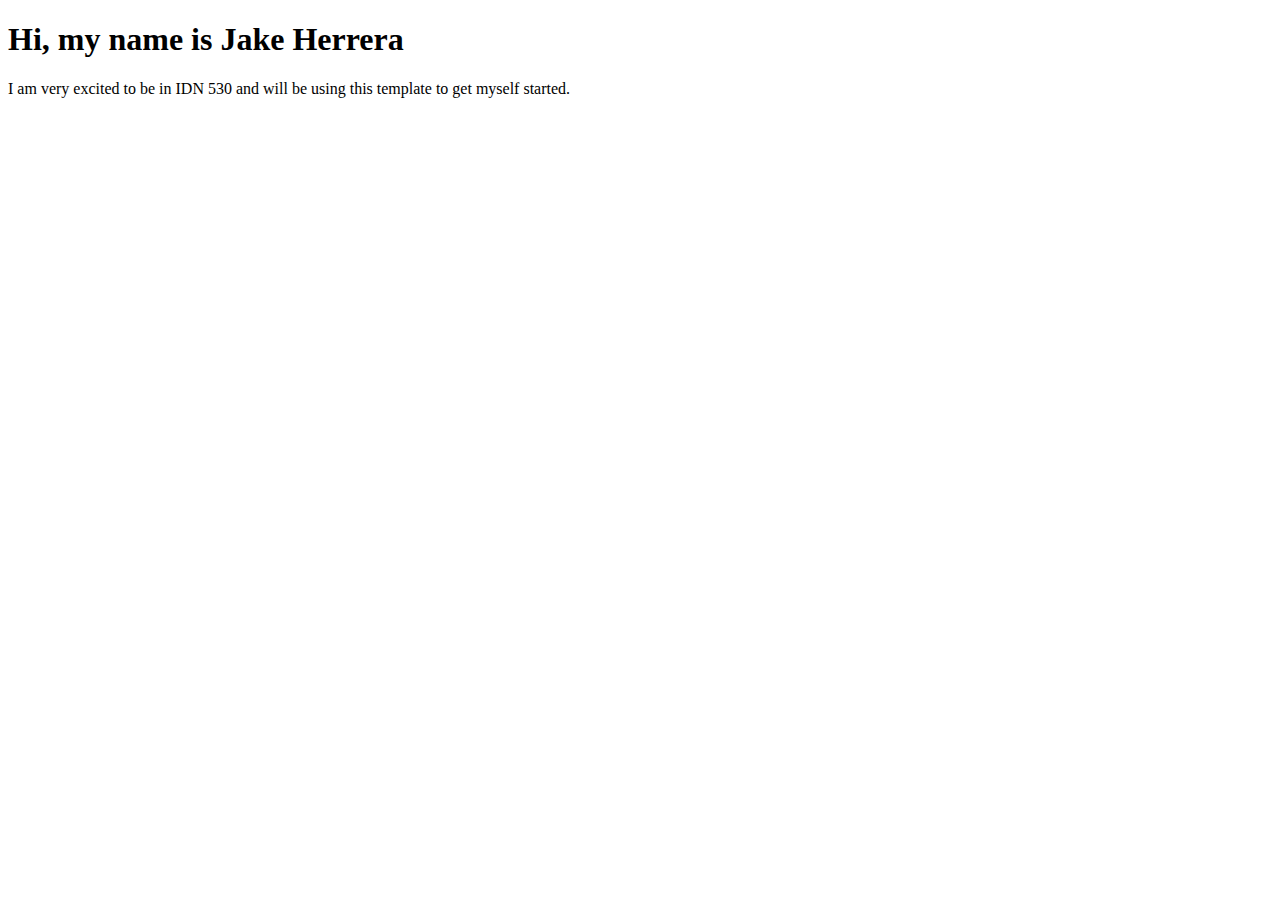
<file: index.html>
<!DOCTYPE html>
<html>
  <head>
    <meta charset="utf-8">
    <title>Jake Herrera IDN 530</title>
  </head>
  <body>
    <h1> Hi, my name is Jake Herrera </h1>
    <p> I am very excited to be in IDN 530 and will be using this template to get myself started. </p>
  </body>
</html>
</file>
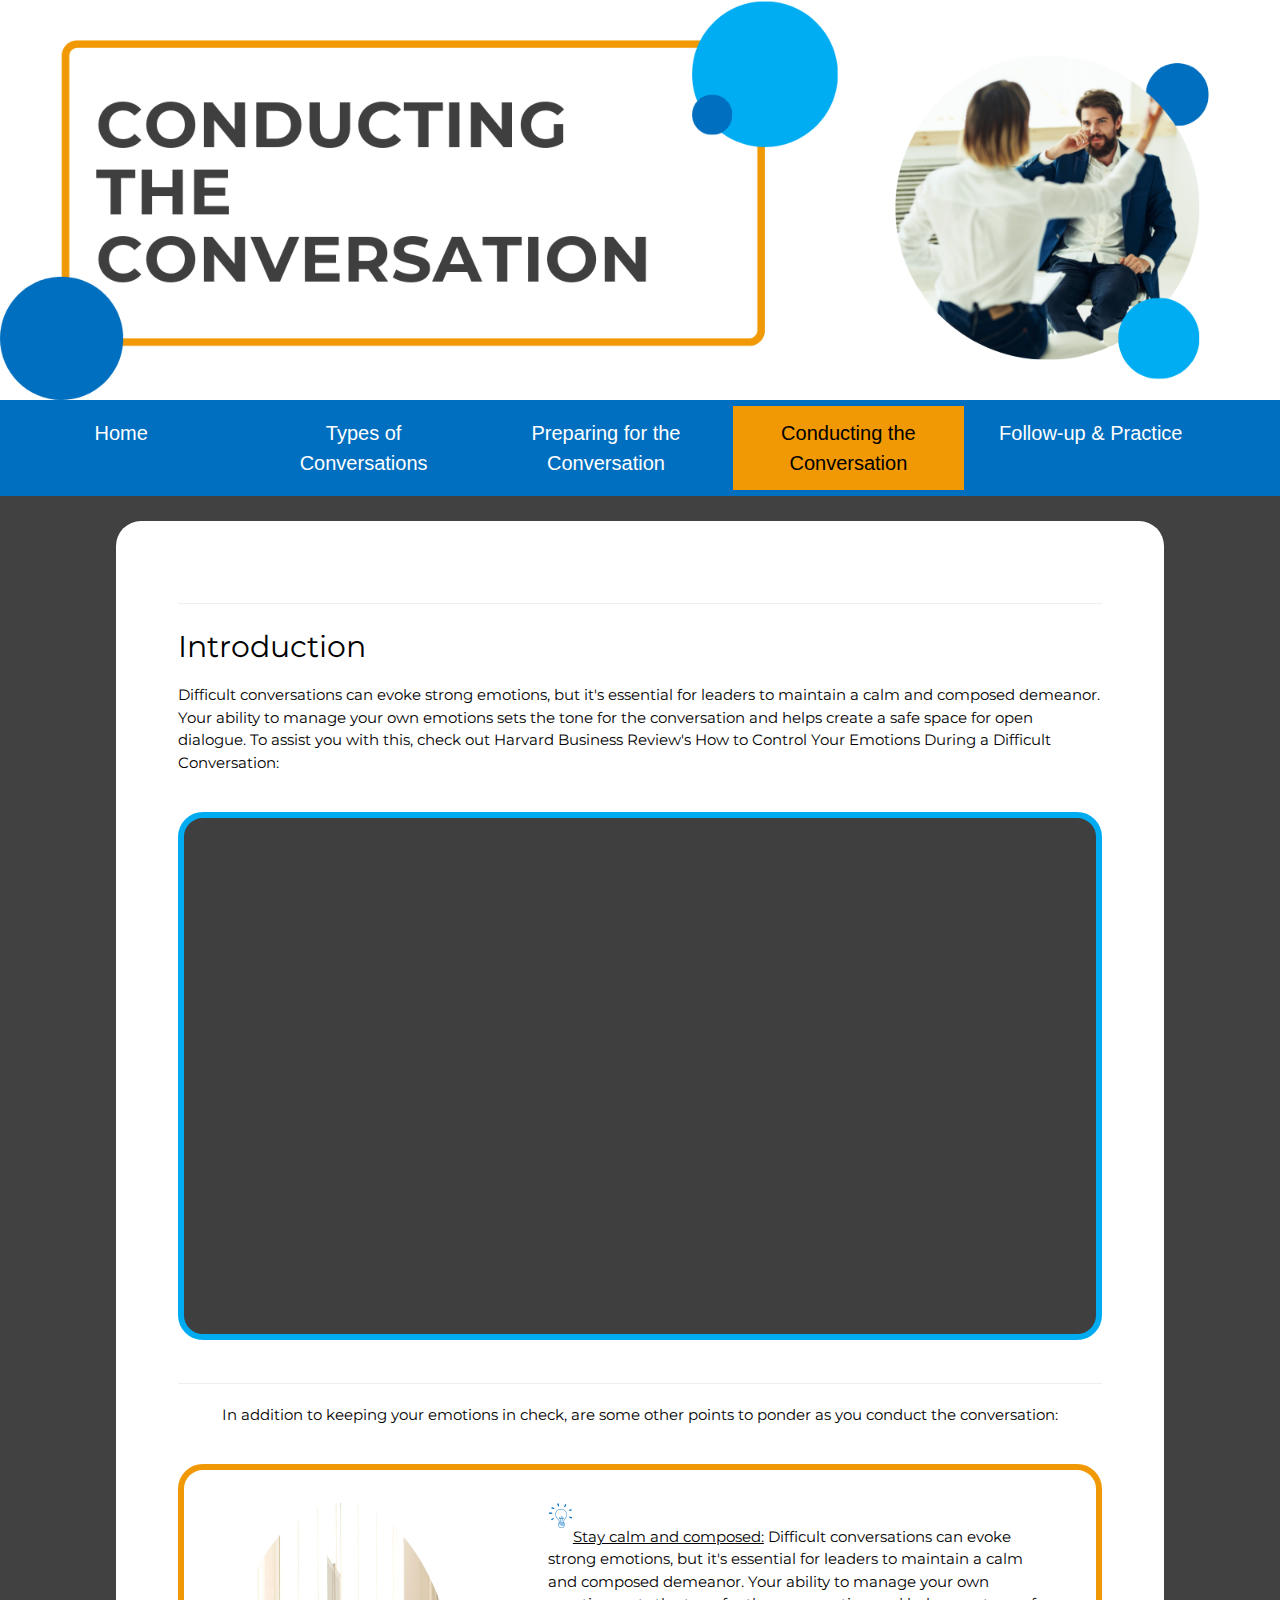
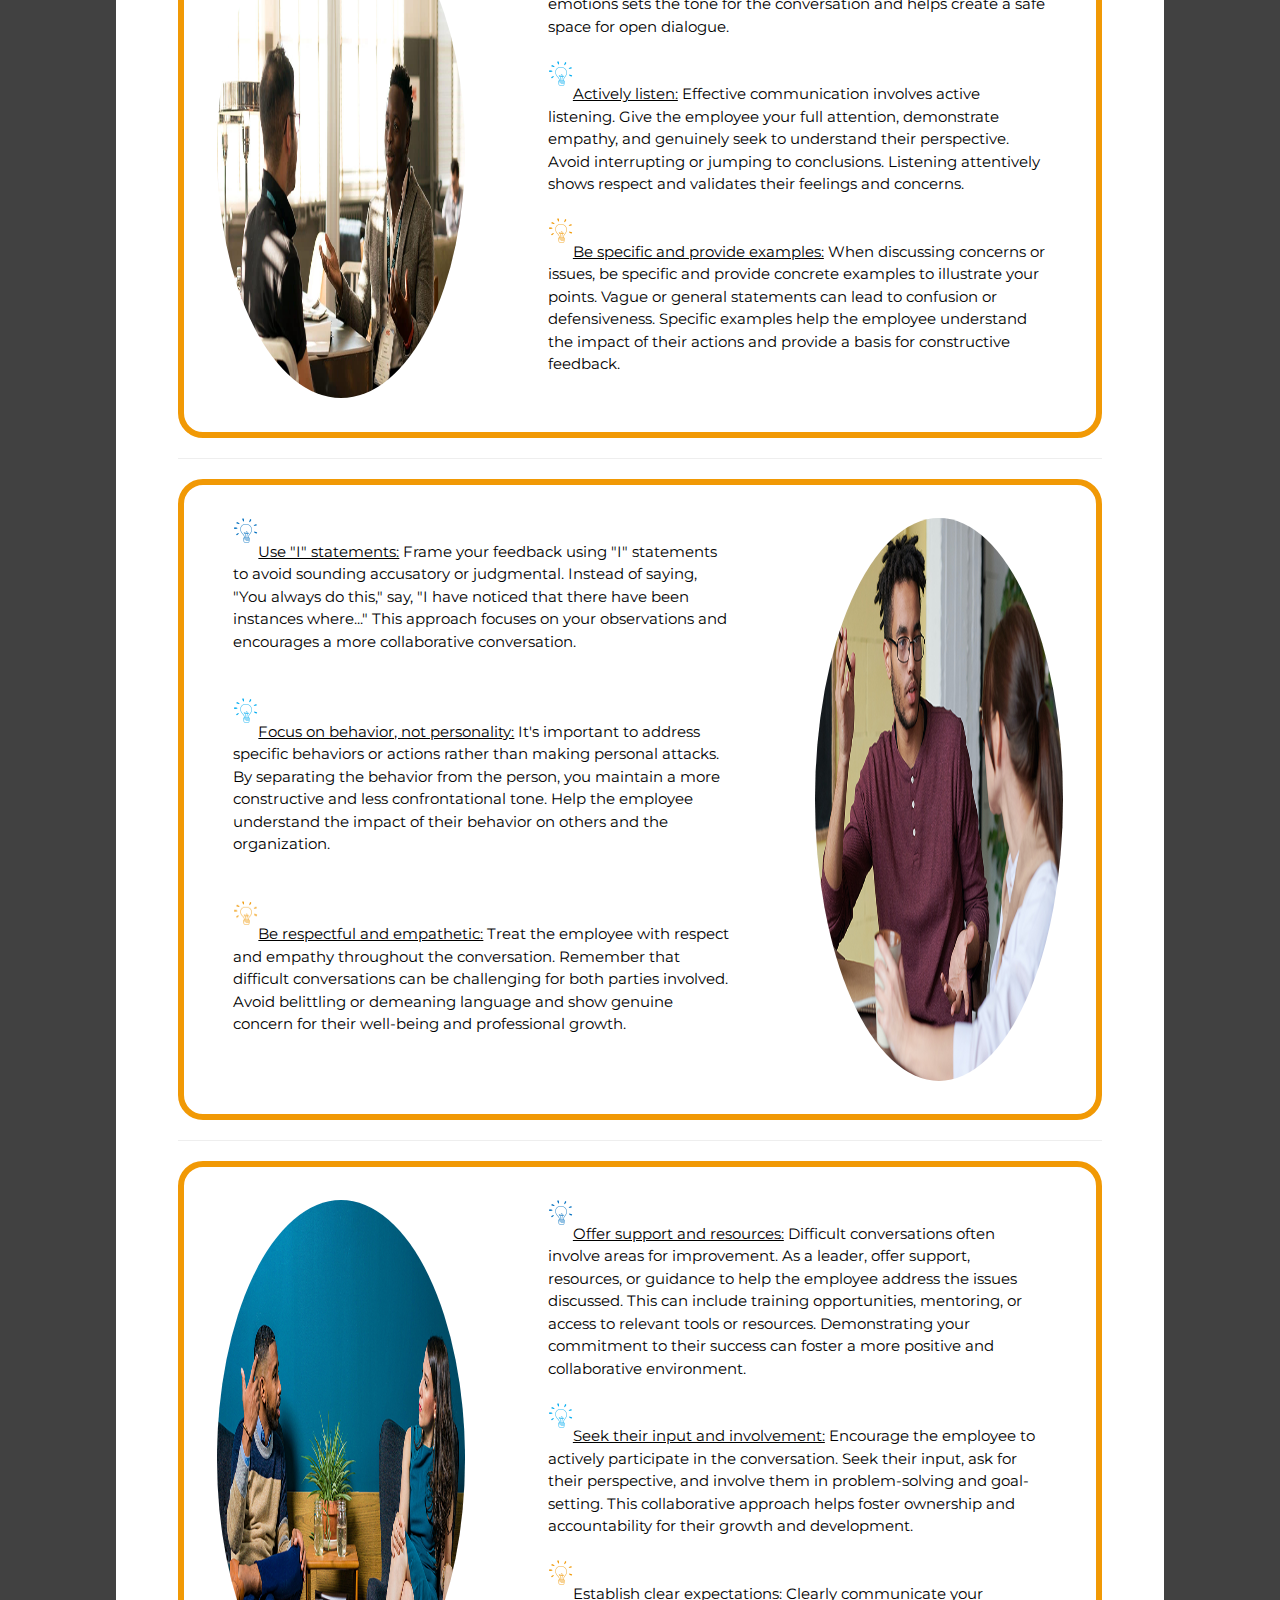
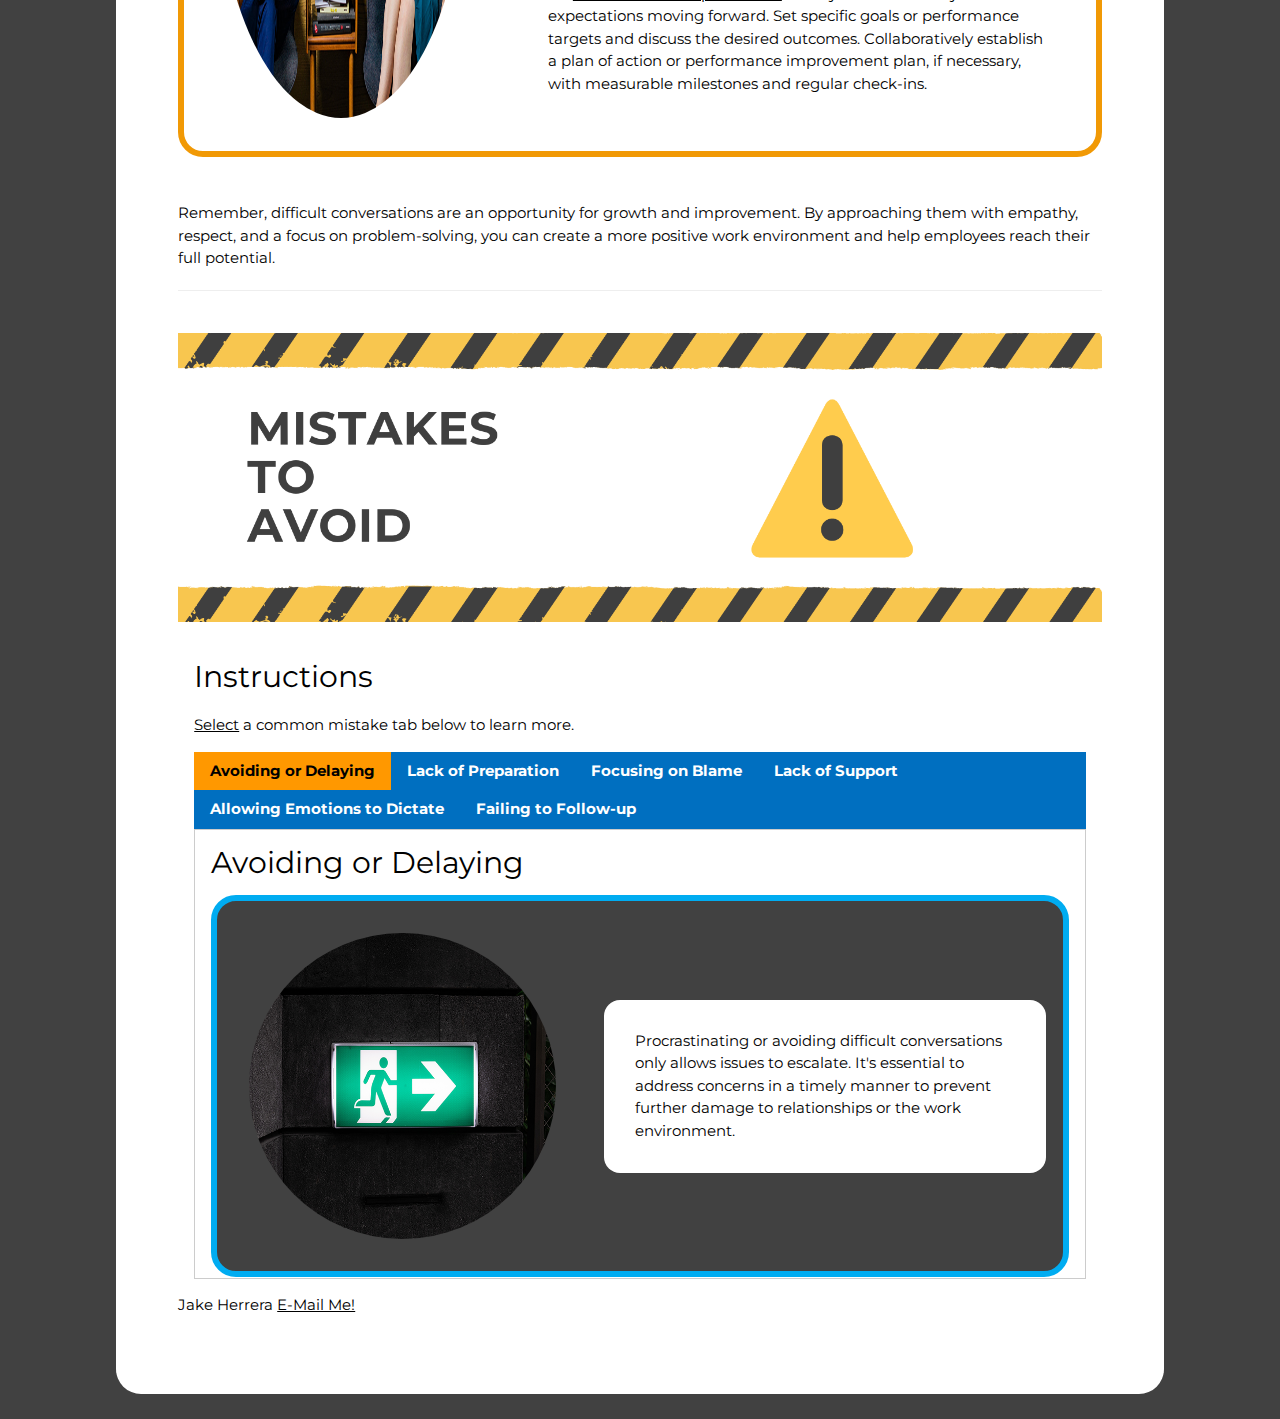
<file: conducting.html>
<!DOCTYPE html>
<html lang="en" dir="ltr">
  <head>
    <meta charset="utf-8">
    <title>Conducting the Conversations</title>
    <link rel="stylesheet" href="navigatingstylesheet.css">
    <link rel="stylesheet" href="https://cdnjs.cloudflare.com/ajax/libs/font-awesome/4.7.0/css/font-awesome.min.css">
    <link rel="stylesheet" href="https://www.w3schools.com/w3css/4/w3.css">
    <link rel="preconnect" href="https://fonts.googleapis.com">
    <link rel="preconnect" href="https://fonts.gstatic.com" crossorigin>
    <link href="https://fonts.googleapis.com/css2?family=Montserrat:wght@600&display=swap" rel="stylesheet">

    <!Banner Conducting the Conversation*>

    <img src="Image Assets/difficultbanners/conductingbanner.png" alt="Title Banner Conducting the Conversations" style="align: center; width:100%">

    <! ------------------Nav Bar------------------>

    <div class="topnav" id="myTopnav">
      <a href="Home.html">Home</a>
      <a href="types of convos.html">Types of Conversations</a>
      <a href="preparing.html">Preparing for the Conversation</a>
      <a href="conducting.html" class="active">Conducting the Conversation</a>
      <a href="followup.html">Follow-up & Practice</a>
      <a href="javascript:void(0);" class="icon" onclick="myFunction()">
        <i class="fa fa-bars"></i>
      </a>
    </div>
    <script>
    function myFunction() {
      var x = document.getElementById("myTopnav");
      if (x.className === "topnav") {
        x.className += " responsive";
      } else {
        x.className = "topnav";
      }
    }
    </script>
  </head>

  <! ------------------Intro------------------>

  <body>
      <div class="w3-container" style="background-color:rgba(65, 65, 65, 1)">
      <div class="w3-container w3-white" style= "padding: 5%; margin:2% 8%;font-family: 'Montserrat'; border-radius: 25px;">
        <hr>
      <h2 style="font-family: 'Montserrat', sans-serif">Introduction</h2>
    <p>Difficult conversations can evoke strong emotions, but it's essential for leaders to maintain a calm and composed demeanor. Your ability to manage your own emotions sets the tone for the conversation and helps create a safe space for open dialogue. To assist you with this, check out Harvard Business Review's How to Control Your Emotions During a Difficult Conversation:</p><br>

    <div class="w3-container" style="padding:30px 0px;text-align:center;align-self: center;background-color:rgba(63,63,63,1);border-radius: 25px; border: 6px solid rgba(0, 172, 241, 1)">
      <iframe display:"flex" width="800" height="450" src="https://www.youtube.com/embed/OntE3tCaUR0" title="YouTube video player" frameborder="0" allow="accelerometer; autoplay; clipboard-write; encrypted-media; gyroscope; picture-in-picture; web-share" allowfullscreen></iframe>
    </div><br><hr>

      <! ------------------Section 1------------------>
  <div class="w3-center">
    <p>In addition to keeping your emotions in check, are some other points to ponder as you conduct the conversation:<br><br>
  </div>
      <div class="flex-container" style="background-color:white; border-color:rgba(241, 153, 5, 1)">
        <div style="flex-grow: 2">
      <img src="Image Assets/conduct/calm.png" alt="Two adults sitting down having civil conversation" class="w3-circle" width="100%"><br>
    </div>
      <div style="align-self:center; background-color: white; flex-grow: 6">
        <div class="w3-container">
      <img src="Image Assets/bullets/darkblue.png" alt="bulllet point" width="5%" align="left" /><br><u>  Stay calm and composed:</u>  Difficult conversations can evoke strong emotions, but it's essential for leaders to maintain a calm and composed demeanor. Your ability to manage your own emotions sets the tone for the conversation and helps create a safe space for open dialogue.<br><br>

      <img src="Image Assets/bullets/lightblue.png" alt="bulllet point" width="5%" align="left" /><br><u>  Actively listen:</u>  Effective communication involves active listening. Give the employee your full attention, demonstrate empathy, and genuinely seek to understand their perspective. Avoid interrupting or jumping to conclusions. Listening attentively shows respect and validates their feelings and concerns.<br><br>

      <img src="Image Assets/bullets/orange.png" alt="bulllet point" width="5%" align="left" /><br><u>  Be specific and provide examples:</u>  When discussing concerns or issues, be specific and provide concrete examples to illustrate your points. Vague or general statements can lead to confusion or defensiveness. Specific examples help the employee understand the impact of their actions and provide a basis for constructive feedback.<br><br>
    </div>
</div>
</div><hr>

    <div class="flex-container" style="background-color:white; border-color:rgba(241, 153, 5, 1)">
      <div style="align-self:center; background-color: white; flex-grow: 6">
        <div class="w3-container">
      <img src="Image Assets/bullets/darkblue.png" alt="bulllet point" width="5%" align="left" /><br><u>  Use "I" statements:</u>  Frame your feedback using "I" statements to avoid sounding accusatory or judgmental. Instead of saying, "You always do this," say, "I have noticed that there have been instances where..." This approach focuses on your observations and encourages a more collaborative conversation.<br><br><br>

      <img src="Image Assets/bullets/lightblue.png" alt="bulllet point" width="5%" align="left" /><br><u>  Focus on behavior, not personality:</u>  It's important to address specific behaviors or actions rather than making personal attacks. By separating the behavior from the person, you maintain a more constructive and less confrontational tone. Help the employee understand the impact of their behavior on others and the organization.<br><br><br>

      <img src="Image Assets/bullets/orange.png" alt="bulllet point" width="5%" align="left" /><br><u>  Be respectful and empathetic:</u>  Treat the employee with respect and empathy throughout the conversation. Remember that difficult conversations can be challenging for both parties involved. Avoid belittling or demeaning language and show genuine concern for their well-being and professional growth.<br><br><br>
      </div>
    </div>

      <div style="flex-grow: 2">
      <img src="Image Assets/conduct/focus.png" alt="Two adults having a conversation and one person is looking intently at the other actively listening and paying attention" class="w3-circle" width="100%" border=1px><br>
    </div>
</div>
<hr>

    <div class="flex-container" style="background-color:white; border-color:rgba(241, 153, 5, 1)">
      <div style="flex-grow: 2">
      <img src="Image Assets/conduct/seek.png" alt="Two adults having a conversation in chairs accross from one another with the other person explaining their side" class="w3-circle" width="100%" border=1px><br>
      </div>

      <div style="align-self:center; background-color: white; flex-grow: 6">
        <div class="w3-container">
      <img src="Image Assets/bullets/darkblue.png" alt="bulllet point" width="5%" align="left" /><br><u>  Offer support and resources:</u>  Difficult conversations often involve areas for improvement. As a leader, offer support, resources, or guidance to help the employee address the issues discussed. This can include training opportunities, mentoring, or access to relevant tools or resources. Demonstrating your commitment to their success can foster a more positive and collaborative environment.<br><br>

      <img src="Image Assets/bullets/lightblue.png" alt="bulllet point" width="5%" align="left" /><br><u>  Seek their input and involvement:</u>  Encourage the employee to actively participate in the conversation. Seek their input, ask for their perspective, and involve them in problem-solving and goal-setting. This collaborative approach helps foster ownership and accountability for their growth and development.<br><br>

      <img src="Image Assets/bullets/orange.png" alt="bulllet point" width="5%" align="left" /><br><u>  Establish clear expectations:</u>  Clearly communicate your expectations moving forward. Set specific goals or performance targets and discuss the desired outcomes. Collaboratively establish a plan of action or performance improvement plan, if necessary, with measurable milestones and regular check-ins.<br><br>
    </div>
</div>
</div><br><br>

      Remember, difficult conversations are an opportunity for growth and improvement. By approaching them with empathy, respect, and a focus on problem-solving, you can create a more positive work environment and help employees reach their full potential.<br>
    </p><hr><br>


    <! ------------------Section 3------------------ >

      <img src="Image Assets/difficultbanners/mistakesbanner.png" alt="Title Banner Mistakes to Avoid" style="align: center; width:100%"><br><br>


    <div class="w3-container">
      <h2 style="font-family: 'Montserrat', sans-serif">Instructions</h2>
      <p><u>Select</u> a common mistake tab below to learn more.</p>

      <div class="w3-bar" style="background-color:rgba(0,111,192,1);color:white">
        <button class="w3-bar-item w3-button tablink w3-orange" onclick="openCity(event,'Avoid')"><b>Avoiding or Delaying</b></button>
        <button class="w3-bar-item w3-button tablink" onclick="openCity(event,'Prep')"><b>Lack of Preparation</b></button>
        <button class="w3-bar-item w3-button tablink" onclick="openCity(event,'Focus')"><b>Focusing on Blame</b></button>
        <button class="w3-bar-item w3-button tablink" onclick="openCity(event,'Support')"><b>Lack of Support</b></button>
        <button class="w3-bar-item w3-button tablink" onclick="openCity(event,'Emotions')"><b>Allowing Emotions to Dictate</b></button>
        <button class="w3-bar-item w3-button tablink" onclick="openCity(event,'Follow-up')"><b>Failing to Follow-up</b></button>
      </div>

      <div id="Avoid" class="w3-container w3-border city">
         <h2 style="font-family: 'Montserrat', sans-serif">Avoiding or Delaying</h2>
         <div class="flex-container">
           <div style="flex-grow: 2">
         <img src="Image Assets/mistakes/avoid.png" alt="Two adults having a conversation and one person is looking intently at the other actively listening and paying attention" class="w3-circle" float="left" width="100%" ><br>
       </div>
       <div class= "w3-round-xlarge" style="align-self:center; background-color: white; flex-grow: 3">
         <div class="w3-container">
         <p>Procrastinating or avoiding difficult conversations only allows issues to escalate. It's essential to address concerns in a 	timely manner to prevent further damage to relationships or the work environment.</p>
      </div>
    </div>
  </div>
</div>

      <div id="Prep" class="w3-container w3-border city" style="display:none">
         <h2 style="font-family: 'Montserrat', sans-serif">Lack of Preparation</h2>
         <div class="flex-container">
           <div style="flex-grow: 2">
         <img src="Image Assets/mistakes/prep.png" alt="Two adults having a conversation and one person is looking intently at the other actively listening and paying attention" class="w3-circle" float="left" width="100%" ><br>
       </div>
       <div class= "w3-round-xlarge" style="align-self:center; background-color: white; flex-grow: 3">
         <div class="w3-container">
         <p>Failing to adequately prepare for a difficult conversation can hinder its effectiveness. Gather relevant information, consider different perspectives, and plan for potential reactions or challenges to ensure a well-structured and thoughtful conversation. Preparation is Key!</p>
      </div>
    </div>
  </div>
</div>

      <div id="Focus" class="w3-container w3-border city" style="display:none">
    	 <h2 style="font-family: 'Montserrat', sans-serif">Focusing on Blame</h2>
       <div class="flex-container">
         <div style="flex-grow: 2">
       <img src="Image Assets/mistakes/blame.png" alt="Two adults having a conversation and one person is looking intently at the other actively listening and paying attention" class="w3-circle" width="100%" border=1px><br>
     </div>
     <div class= "w3-round-xlarge" style="align-self:center; background-color: white; flex-grow: 3">
       <div class="w3-container">
         <p>A common mistake is approaching difficult conversations with a blame-oriented mindset. Instead of focusing on finding solutions and facilitating growth, some leaders may dwell on assigning fault, which can lead to defensiveness and hinder progress.</p>
      </div>
    </div>
  </div>
</div>

      <div id="Support" class="w3-container w3-border city" style="display:none">
     	<h2 style="font-family: 'Montserrat', sans-serif">Lack of Support</h2>
      <div class="flex-container">
        <div style="flex-grow: 2">
      <img src="Image Assets/mistakes/support.png" alt="Two adults having a conversation and one person is looking intently at the other actively listening and paying attention" class="w3-circle" float="left" width="100%" ><br>
    </div>
    <div class= "w3-round-xlarge" style="align-self:center; background-color: white; flex-grow: 3">
      <div class="w3-container">
        <p>Difficult conversations often involve addressing areas for improvement or discussing challenging situations. Leaders should provide support, resources, or guidance to help individuals overcome obstacles and succeed in their professional growth.</p>
      </div>
    </div>
  </div>
</div>

      <div id="Emotions" class="w3-container w3-border city" style="display:none">
    	<h2 style="font-family: 'Montserrat', sans-serif">Allowing Emotions to Dictate</h2>
      <div class="flex-container">
        <div style="flex-grow: 2">
      <img src="Image Assets/mistakes/emotions.png" alt="Two adults having a conversation and one person is looking intently at the other actively listening and paying attention" class="w3-circle" width="100%" border=1px><br>
    </div>
    <div class= "w3-round-xlarge" style="align-self:center; background-color: white; flex-grow: 3">
      <div class="w3-container">
        <p>Emotional reactions can cloud judgment and hinder productive communication. Leaders should strive to remain calm and composed, focusing on the facts and maintaining ka professional demeanor.</p>
      </div>
    </div>
  </div>
</div>

      <div id="Follow-up" class="w3-container w3-border city" style="display:none">
    	<h2 style="font-family: 'Montserrat', sans-serif">Failing to Follow-up</h2>
      <div class="flex-container">
        <div style="flex-grow: 2">
      <img src="Image Assets/mistakes/follow.png" alt="Two adults having a conversation and one person is looking intently at the other actively listening and paying attention" class="w3-circle" width="100%" border=1px><br>
    </div>
    <div class= "w3-round-xlarge" style="align-self:center; background-color: white; flex-grow: 3">
      <div class="w3-container">
        <p>After a difficult conversation, it's important to follow up to ensure that the issues are being addressed and progress is being made. Failing to follow up can undermine the impact of the initial conversation and diminish the sense of accountability.</p>
      </div>
    </div>
  </div>
</div>
</div>

    <script>
    function openCity(evt, cityName) {
      var i, x, tablinks;
      x = document.getElementsByClassName("city");
      for (i = 0; i < x.length; i++) {
        x[i].style.display = "none";
      }
      tablinks = document.getElementsByClassName("tablink");
      for (i = 0; i < x.length; i++) {
        tablinks[i].className = tablinks[i].className.replace(" w3-orange", "");
      }
      document.getElementById(cityName).style.display = "block";
      evt.currentTarget.className += " w3-orange";
    }
    </script>

</body>

<p>Jake Herrera <a href="mailto:jake.herrera@quinnipiac.edu">E-Mail Me!</a></p>
</div>
</div>
    </html>
</file>
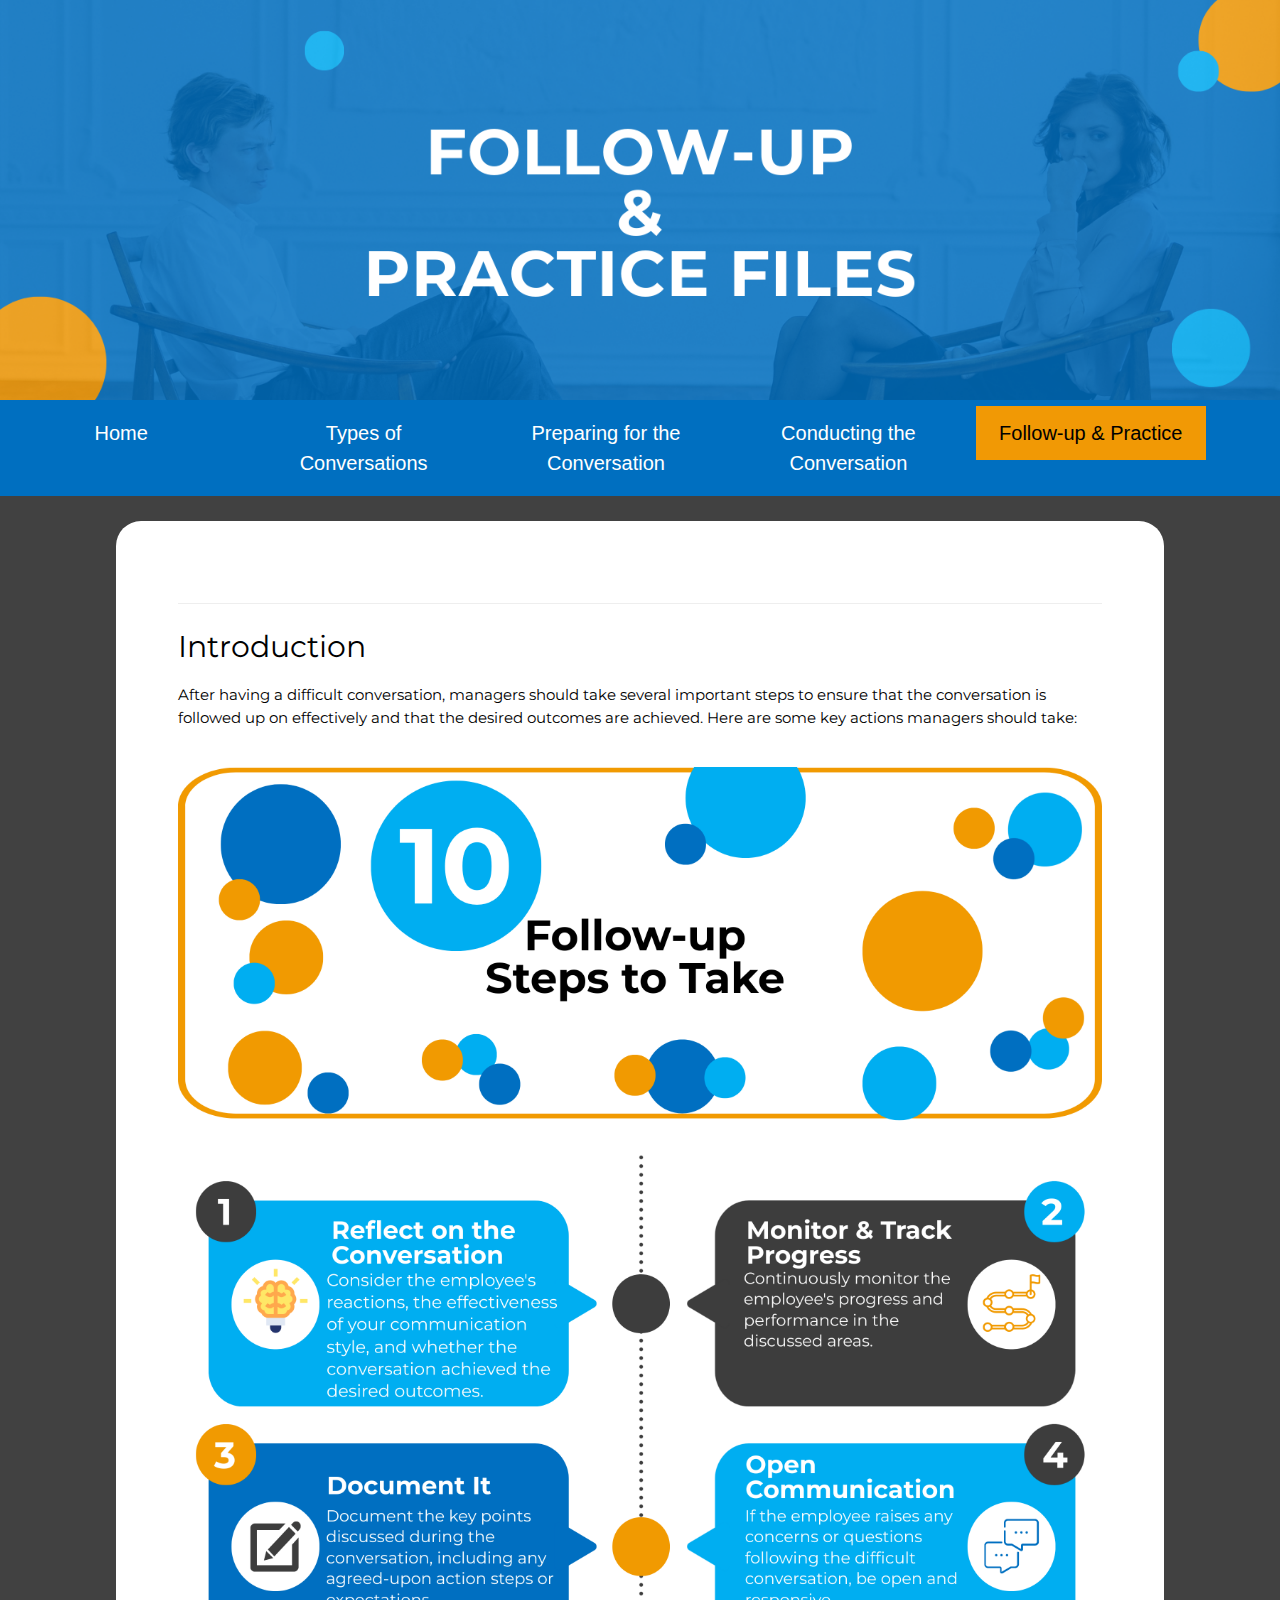
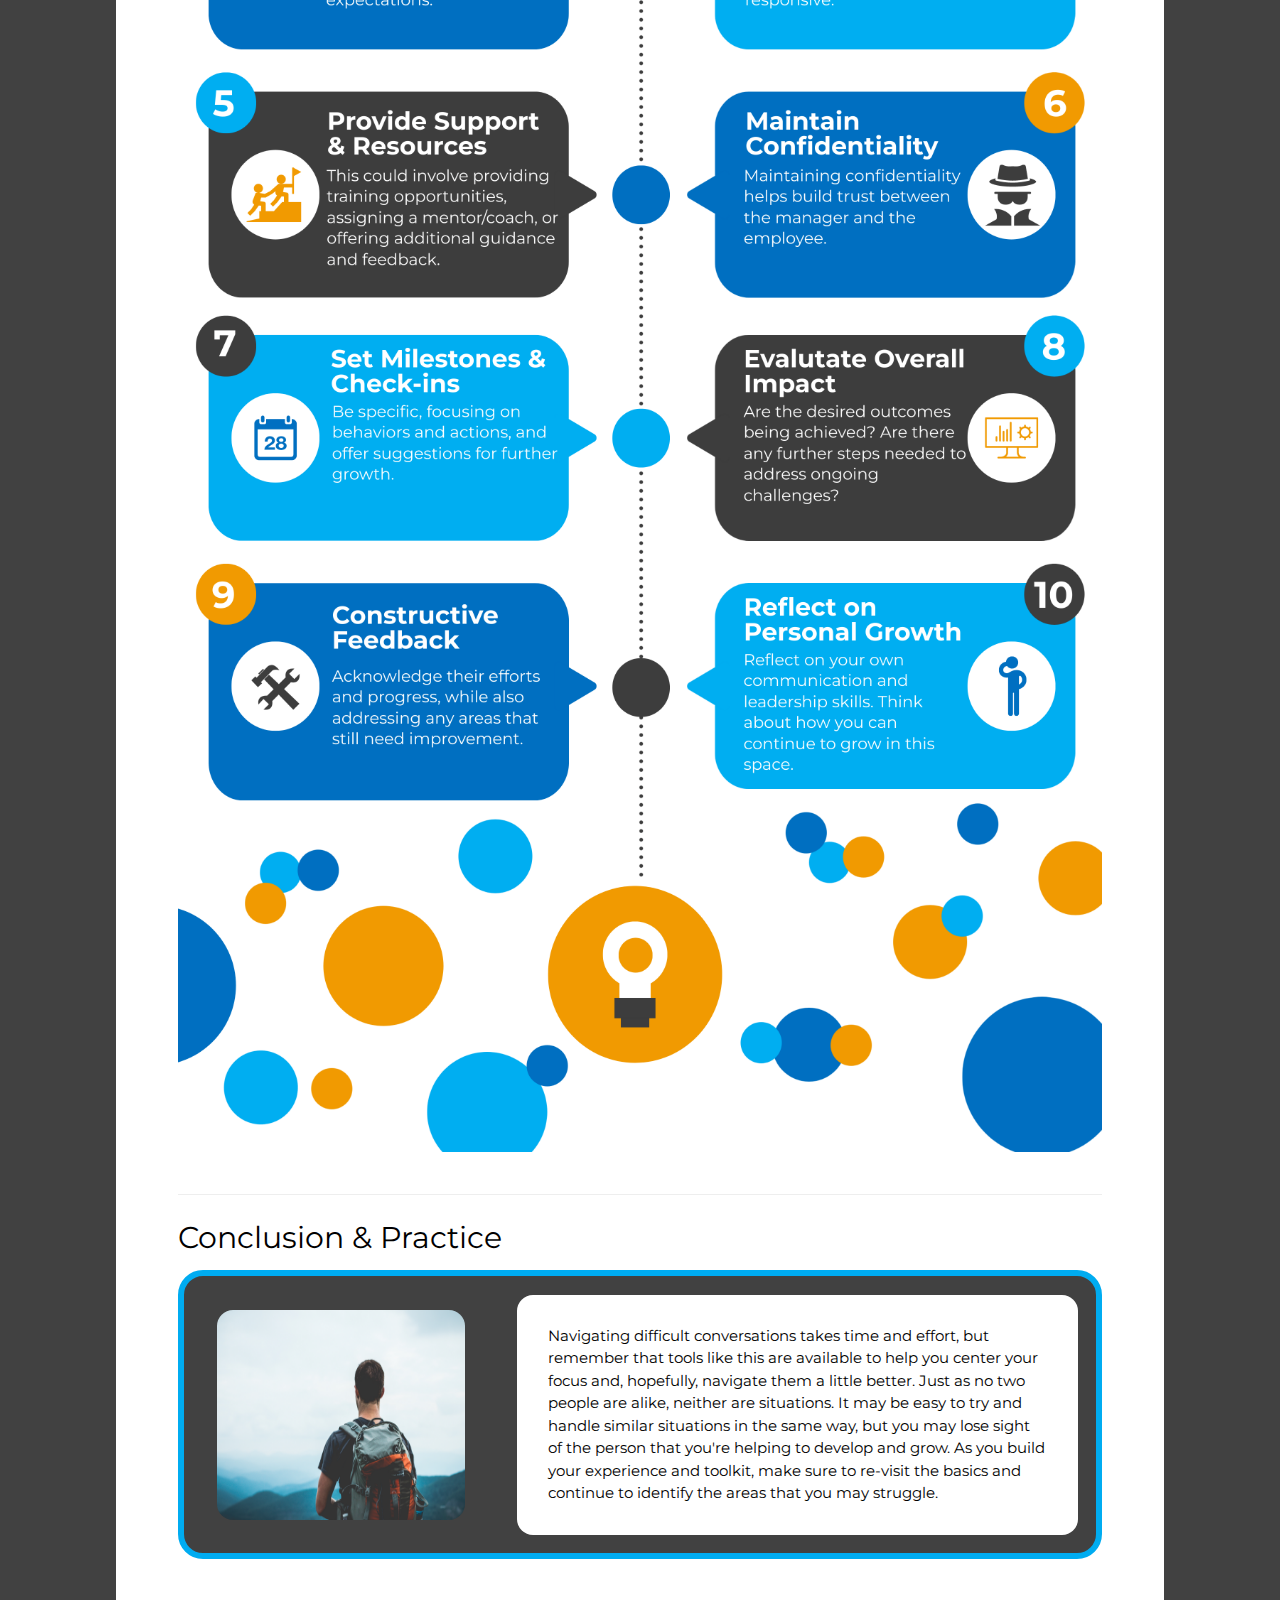
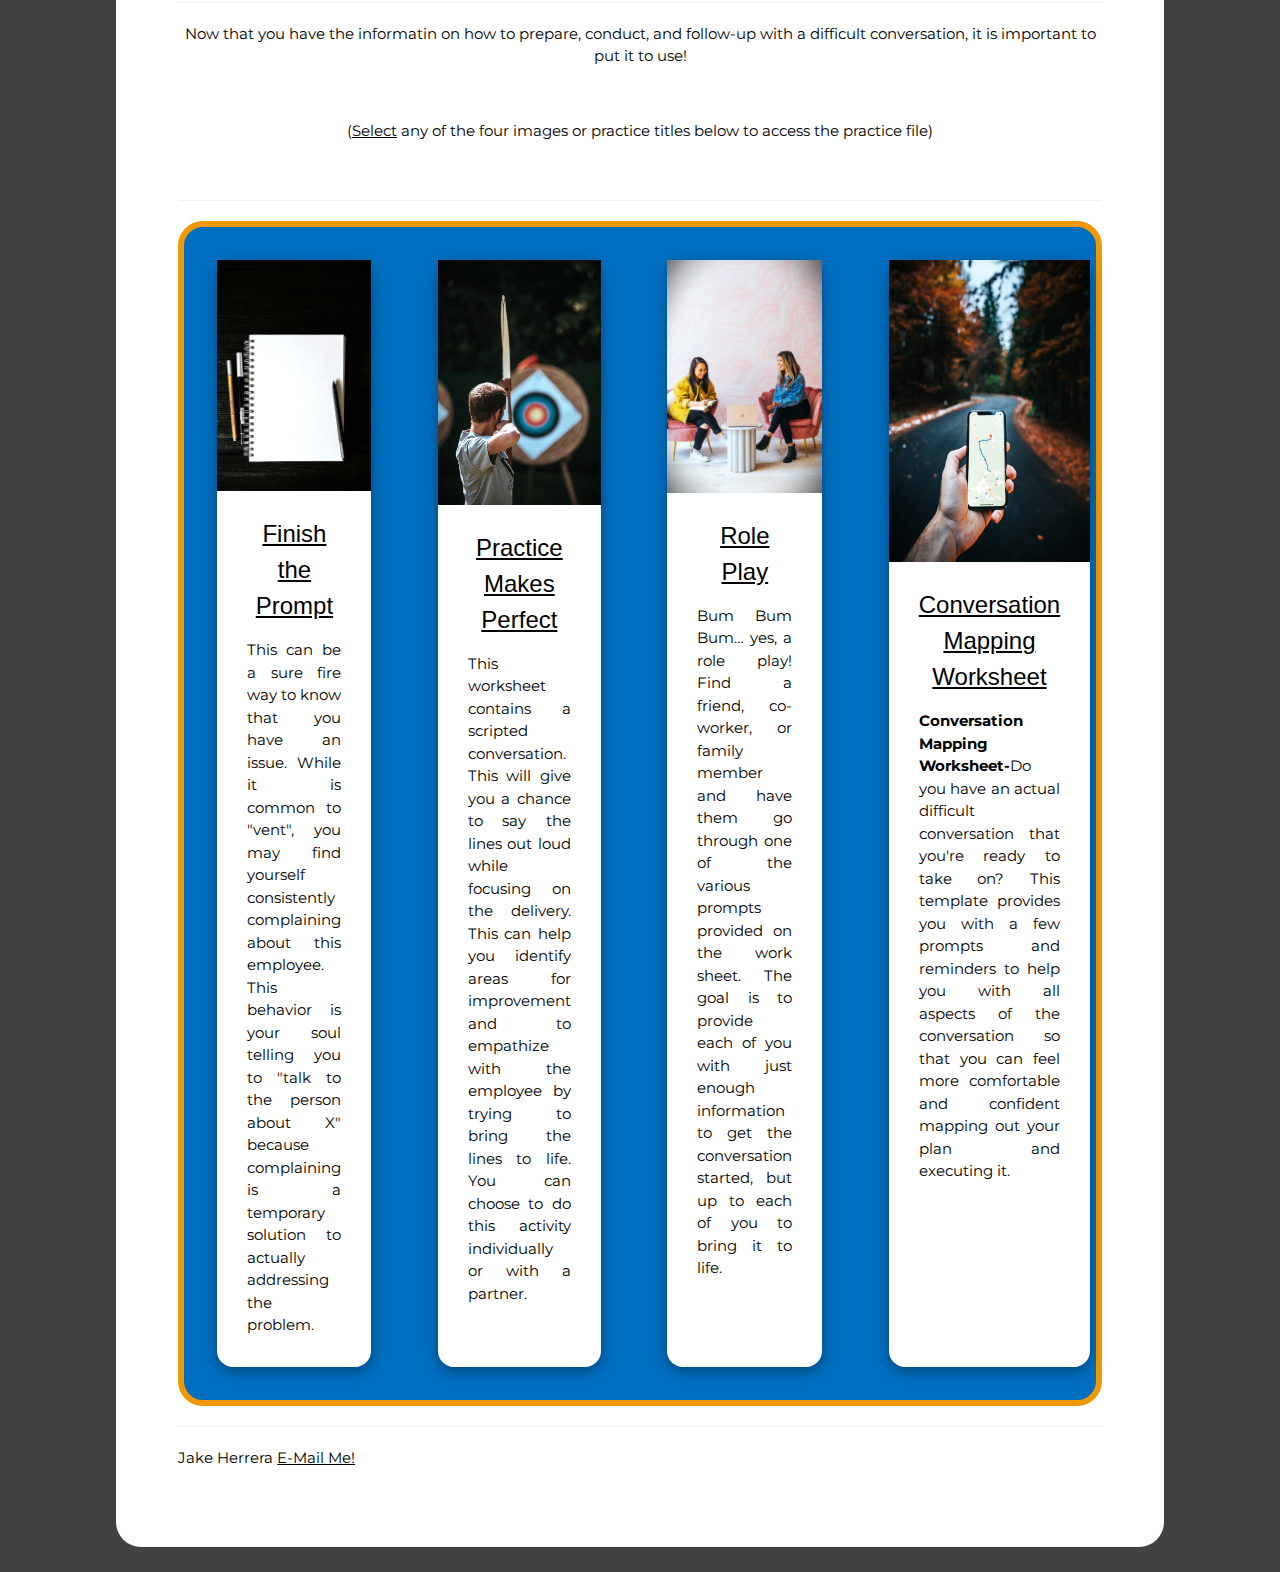
<file: followup.html>
<!DOCTYPE html>
<html lang="en" dir="ltr">
  <head>
    <meta charset="utf-8">
    <title>Follow-up & Practice</title>
    <link rel="stylesheet" href="navigatingstylesheet.css">
    <link rel="stylesheet" href="https://cdnjs.cloudflare.com/ajax/libs/font-awesome/4.7.0/css/font-awesome.min.css">
    <link rel="stylesheet" href="https://www.w3schools.com/w3css/4/w3.css">
    <link rel="preconnect" href="https://fonts.googleapis.com">
    <link rel="preconnect" href="https://fonts.gstatic.com" crossorigin>
    <link href="https://fonts.googleapis.com/css2?family=Montserrat:wght@600&display=swap" rel="stylesheet">

    <!Banner Follow-up & Practice*>

    <img src="Image Assets/difficultbanners/followupbanner.png" alt="Title Banner Follow-up & Practice Files" style="align: center; width:100%">

    <! ------------------Nav Bar------------------>

    <div class="topnav" id="myTopnav">
      <a href="Home.html">Home</a>
      <a href="types of convos.html">Types of Conversations</a>
      <a href="preparing.html">Preparing for the Conversation</a>
      <a href="conducting.html">Conducting the Conversation</a>
      <a href="followup.html" class="active">Follow-up & Practice</a>
      <a href="javascript:void(0);" class="icon" onclick="myFunction()">
        <i class="fa fa-bars"></i>
      </a>
    </div>
    <script>
    function myFunction() {
      var x = document.getElementById("myTopnav");
      if (x.className === "topnav") {
        x.className += " responsive";
      } else {
        x.className = "topnav";
      }
    }
    </script>
  </head>

  <! ------------------Intro------------------>

  <body>
    <div class="w3-container" style="background-color:rgba(65, 65, 65, 1)">
    <div class="w3-container w3-white" style= "padding: 5%; margin:2% 8%;font-family: 'Montserrat'; border-radius: 25px;">
      <hr>
    <h2 style="font-family: 'Montserrat', sans-serif">Introduction</h2>
<p>After having a difficult conversation, managers should take several important steps to ensure that the conversation is followed up on effectively and that the desired outcomes are achieved. Here are some key actions managers should take:</p><br>

<img src="Image Assets/difficultbanners/followup.png" alt="Info Graphic outlining all steps to take after the conversation:

  1) Reflect on the conversation- Consider the employee's reactions, the effectiveness of your communication style, and whether the conversation achieved the desired outcomes.
  2) Monitor & Track Progress-Continuously monitor the employee's progress and performance in the discussed areas.
  3) Document it- Document the key points discussed during the conversation, including any agreed-upon action steps or expectations.
  4) Open Communication- If the employee raises any concerns or questions following the difficult conversation, be open and responsive.
  5) Provide Support and Resources-This could involve providing training opportunities, assigning a mentor/coach, or offering additional guidance and feedback.
  6) Maintain Confidentialty- Maintaining confidentiality helps build trust between the manager and the employee.
  7) Set Mileestones & Check-ins- Be specific, focusing on behaviors and actions, and offer suggestions for further growth.
  8) Evaluate Overall Impact- Are the desired outcomes being achieved? Are there any further steps needed to address ongoing challenges?
  9) Constructive Feedback- Acknowledge their efforts and progress, while also addressing any areas that still need improvement.
  10) Reflect on Personal Growth- Reflect on your own communication and leadership skills. Think about how you can continue to grow in this space." style="align: center; width:100%"><br><br><hr>

<! ------------------Section 2------------------ >

<h2 style="font-family: 'Montserrat', sans-serif">Conclusion & Practice</h2>
<div class="flex-container">
  <div style="flex-grow: 2">
    <img class="w3-round-xlarge" src="Image Assets/follow/conclusion.jpg" alt="woman preparing to deliver a conversation by writing down notes and details into a journal" class="align-center" width="100%"><br>
  </div>
  <div class="w3-round-xlarge" style="align-self:center; background-color: white; flex-grow: 6">
    <div class="w3-container">
      <p>Navigating difficult conversations takes time and effort, but remember that tools like this are available to help you center your focus and, hopefully, navigate them a little better. Just as no two people are alike, neither are situations. It may be easy to try and handle similar situations in the same way, but you may lose sight of the person that you're helping to develop and grow. As you build your experience and toolkit, make sure to re-visit the basics and continue to identify the areas that you may struggle.</p>
    </div>
  </div>
</div><br><hr>
<div class="w3-center">
<p>Now that you have the informatin on how to prepare, conduct, and follow-up with a difficult conversation, it is important to put it to use!</p><br>

  <p>(<u>Select</u> any of the four images or practice titles below to access the practice file)</P><br><hr>
  </div>

<div class="flex-container" style="background-color:rgba(0,111,192,1); border: 6px solid rgba(241, 153, 5, 1)">
  <div style="flex-grow: 1">
    <div class="w3-card-4 w3-round-xlarge" style="width:100%; height:auto; background-color:white">
      <a href="documents/prompt.pdf"><img src="Image Assets/follow/finish.jpg" width="100%; height:100%"/></a>
      <div class="w3-container" style="padding:15px 30px">
        <a href="documents/prompt.pdf"><h3 class="w3-center">Finish the Prompt</h3></a>
        <p class="w3-justify">This can be a sure fire way to know that you have an issue. While it is common to "vent", you may find yourself consistently complaining about this employee. This behavior is your soul telling you to "talk to the person about X" because complaining is a temporary solution to actually addressing the problem.</p>
      </div>
    </div>
  </div>

  <div style="flex-grow: 1">
    <div class="w3-card-4 w3-round-xlarge" style="width:100%; height:auto; background-color:white">
      <a href="documents/practice.pdf"><img src="Image Assets/follow/practice.jpg" width="100%; height:100%"/></a>
      <div class="w3-container" style="padding:15px 30px">
      <a href="documents/practice.pdf"><h3 class="w3-center">Practice Makes Perfect</h3></a>
        <p class="w3-justify">This worksheet contains a scripted conversation. This will give you a chance to say the lines out loud while focusing on the delivery. This can help you identify areas for improvement and to empathize with the employee by trying to bring the lines to life. You can choose to do this activity individually or with a partner.</p>
      </div>
    </div>
  </div>

  <div style="flex-grow: 1">
    <div class="w3-card-4 w3-round-xlarge" style="width:100%; background-color:white">
      <a href="documents/roleplay.pdf"><img src="Image Assets/follow/role.jpg" width="100%; height:100%"/></a>
      <div class="w3-container" style="padding:15px 30px">
        <a href="documents/roleplay.pdf"><h3 class="w3-center">Role Play</h3></a>
        <p class="w3-justify">Bum Bum Bum… yes, a role play! Find a friend, co-worker, or family member and have them go through one of the various prompts provided on the work sheet. The goal is to provide each of you with just enough information to get the conversation started, but up to each of you to bring it to life.</p>
      </div>
    </div>
  </div>

<div style="flex-grow: 1">
<div class="w3-card-4 w3-round-xlarge" style="width:100%; background-color:white">
  <a href="documents/mapping.pdf"><img src="Image Assets/follow/map.jpg" width="100%; height:100%"/></a>
  <div class="w3-container" style="padding:15px 30px">
    <a href="documents/mapping.pdf"><h3 class="w3-center">Conversation Mapping Worksheet</h3></a>
      <p class="w3-justify"><b>Conversation Mapping Worksheet-</b></a>Do you have an actual difficult conversation that you're ready to take on? This template provides you with a few prompts and reminders to help you with all aspects of the conversation so that you can feel more comfortable and confident mapping out your plan and executing it.</p>
    </div>
  </div>
</div>
</div>
<hr>


<p>Jake Herrera <a href="mailto:jake.herrera@quinnipiac.edu">E-Mail Me!</a></p>
</div>
</div>
  </body>
</html>
</file>
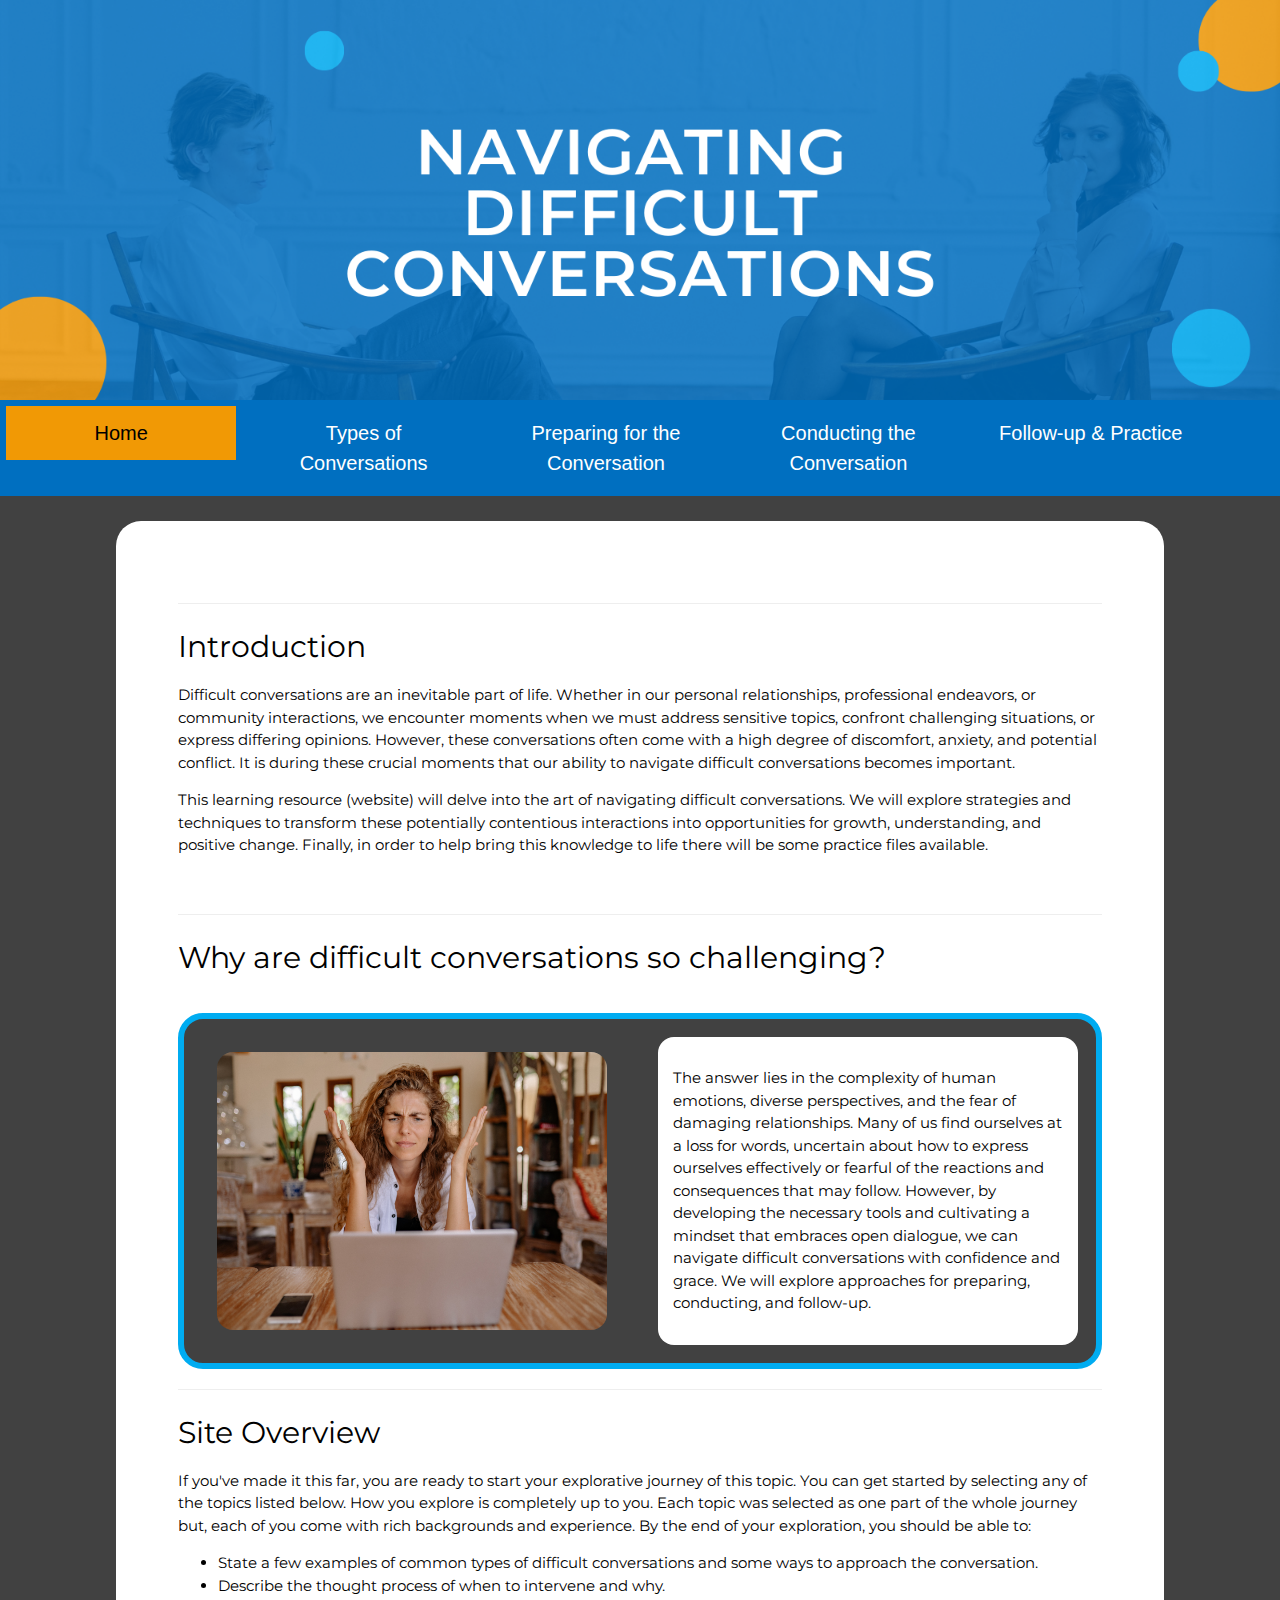
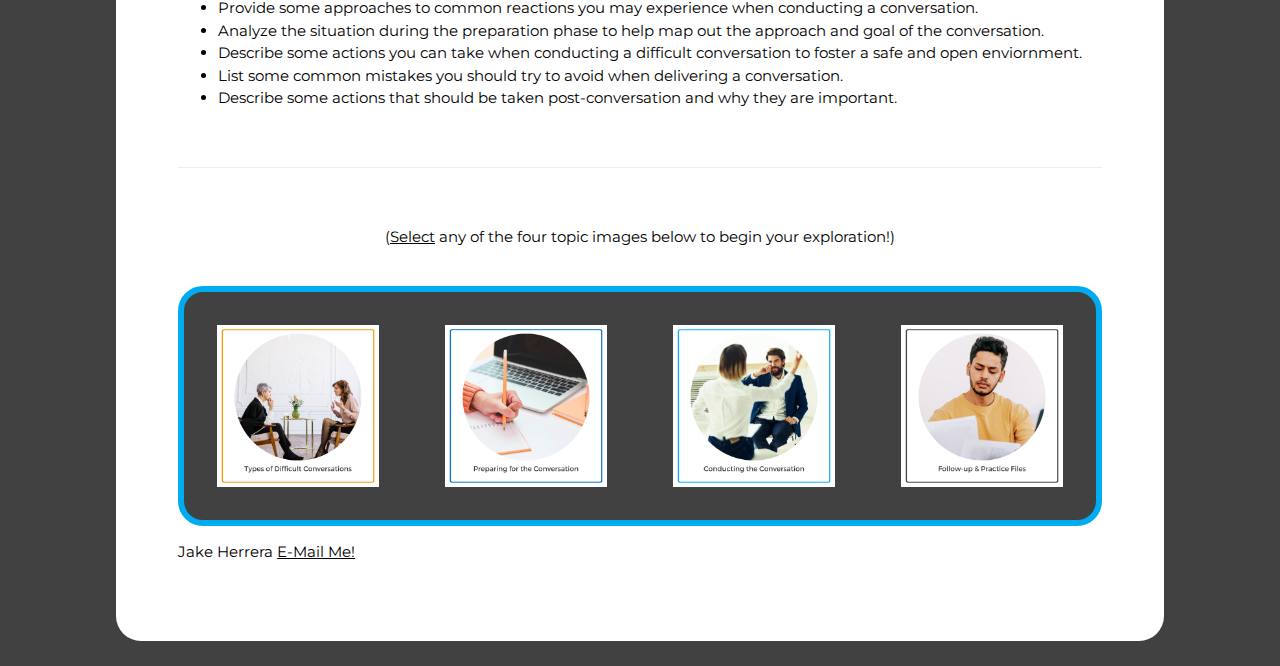
<file: Home.html>
<!DOCTYPE html>
<html lang="en" dir="ltr">
  <head>
    <meta charset="utf-8">
    <title>Navigating Difficult Conversations- Home Page</title>
    <link rel="stylesheet" href="navigatingstylesheet.css">
    <link rel="stylesheet" href="https://cdnjs.cloudflare.com/ajax/libs/font-awesome/4.7.0/css/font-awesome.min.css">
    <link rel="stylesheet" href="https://www.w3schools.com/w3css/4/w3.css">
    <link href="https://fonts.googleapis.com/css2?family=Montserrat:wght@600&display=swap" rel="stylesheet">

<!Banner Navigating Difficult Conversations*>

  <img src="Image Assets/difficultbanners/homebanner.png" alt="Title Banner Navigating Difficult Conversations" style="align: center; width:100%">

  <! ------------------Nav Bar------------------>

    <div class="topnav" id="myTopnav">
      <a href="Home.html" class="active" >Home</a>
      <a href="types of convos.html">Types of Conversations</a>
      <a href="preparing.html">Preparing for the Conversation</a>
      <a href="conducting.html">Conducting the Conversation</a>
      <a href="followup.html">Follow-up & Practice</a>
      <a href="javascript:void(0);" class="icon" onclick="myFunction()">
        <i class="fa fa-bars"></i>
      </a>
    </div>
    <script>
    function myFunction() {
      var x = document.getElementById("myTopnav");
      if (x.className === "topnav") {
        x.className += " responsive";
      } else {
        x.className = "topnav";
      }
    }
    </script>
  </head>


<! ------------------Intro------------------>

  <body>
    <div class="w3-container" style="background-color:rgba(65, 65, 65, 1)">
    <div class="w3-container w3-white" style= "padding: 5%; margin:2% 8%;font-family: 'Montserrat'; border-radius: 25px;">
      <hr>
  <h2 style="font-family: 'Montserrat', sans-serif">Introduction</h2>

  <p>Difficult conversations are an inevitable part of life. Whether in our personal relationships, professional endeavors, or community interactions, we encounter moments when we must address sensitive topics, confront challenging situations, or express differing opinions. However, these conversations often come with a high degree of discomfort, anxiety, and potential conflict. It is during these crucial moments that our ability to navigate difficult conversations becomes important.</p>

  <p>This learning resource (website) will delve into the art of navigating difficult conversations. We will explore strategies and techniques to transform these potentially contentious interactions into opportunities for growth, understanding, and positive change. Finally, in order to help bring this knowledge to life there will be some practice files available.</p>
  <br><hr>
<! ------------------Section 2------------------ >

  <h2 style="font-family: 'Montserrat', sans-serif">Why are difficult conversations so challenging? </h2><br>
  <div class="flex-container">
    <div style="flex-grow: 3">
    <img class="w3-round-xlarge" src="Image Assets/navigating/hard.jpg" alt="Woman sitting in front of her laptop with hands up frustrated or anxious" width="100%">
  </div>
    <div class="w3-round-xlarge" style="align-self:center; background-color: white; flex-grow: 3">
    <p>The answer lies in the complexity of human emotions, diverse perspectives, and the fear of damaging relationships. Many of us find ourselves at a loss for words, uncertain about how to express ourselves effectively or fearful of the reactions and consequences that may follow. However, by developing the necessary tools and cultivating a mindset that embraces open dialogue, we can navigate difficult conversations with confidence and grace. We will explore approaches for preparing, conducting, and follow-up.</p>
  </div>
  </div><hr>
  <! ------------------Section 3------------------ >

  <h2 style="font-family: 'Montserrat', sans-serif">Site Overview</h3>

  <p>If you've made it this far, you are ready to start your explorative journey of this topic. You can get started by selecting any of the topics listed below. How you explore is completely up to you. Each topic was selected as one part of the whole journey but, each of you come with rich backgrounds and experience. By the end of your exploration, you should be able to:</p>

  <ul>
    <li >State a few examples of common types of difficult conversations and some ways to approach the conversation. </li>
    <li>Describe the thought process of when to intervene and why.</li>
    <li>Provide some approaches to common reactions you may experience when conducting a conversation.</li>
    <li>Analyze the situation during the preparation phase to help map out the approach and goal of the conversation.</li>
    <li>Describe some actions you can take when conducting a difficult conversation to foster a safe and open enviornment.</li>
    <li>List some common mistakes you should try to avoid when delivering a conversation.</li>
    <li>Describe some actions that should be taken post-conversation and why they are important.</li>
  </ul><br><hr><br>

  <! ------------------Section 4------------------ >

  <div class="w3-center">
  <p>(<u>Select</u> any of the four topic images below to begin your exploration!)</P><br>
  </div>

  <div class="flex-container">
    <div style="flex-grow: 2">
      <a href="types of convos.html"><img src="Image Assets/difficultlink/typeslink.png" width="100%" /></a>
    </div>
    <div style="flex-grow: 2">
      <a href="preparing.html"><img src="Image Assets/difficultlink/preparinglink.png" width="100%"/></a>
    </div>
      <div style="flex-grow: 2">
      <a href="conducting.html"><img src="Image Assets/difficultlink/conductinglink.png" width="100%"/></a>
    </div>
      <div style="flex-grow: 2">
      <a href="followup.html"><img src="Image Assets/difficultlink/followuplink.png"/width="100%"></a><br><hr>
      </div>
  </div>


  <p>Jake Herrera <a href="mailto:jake.herrera@quinnipiac.edu">E-Mail Me!</a></p>
</div>
</div>
</body>
</html>
</file>
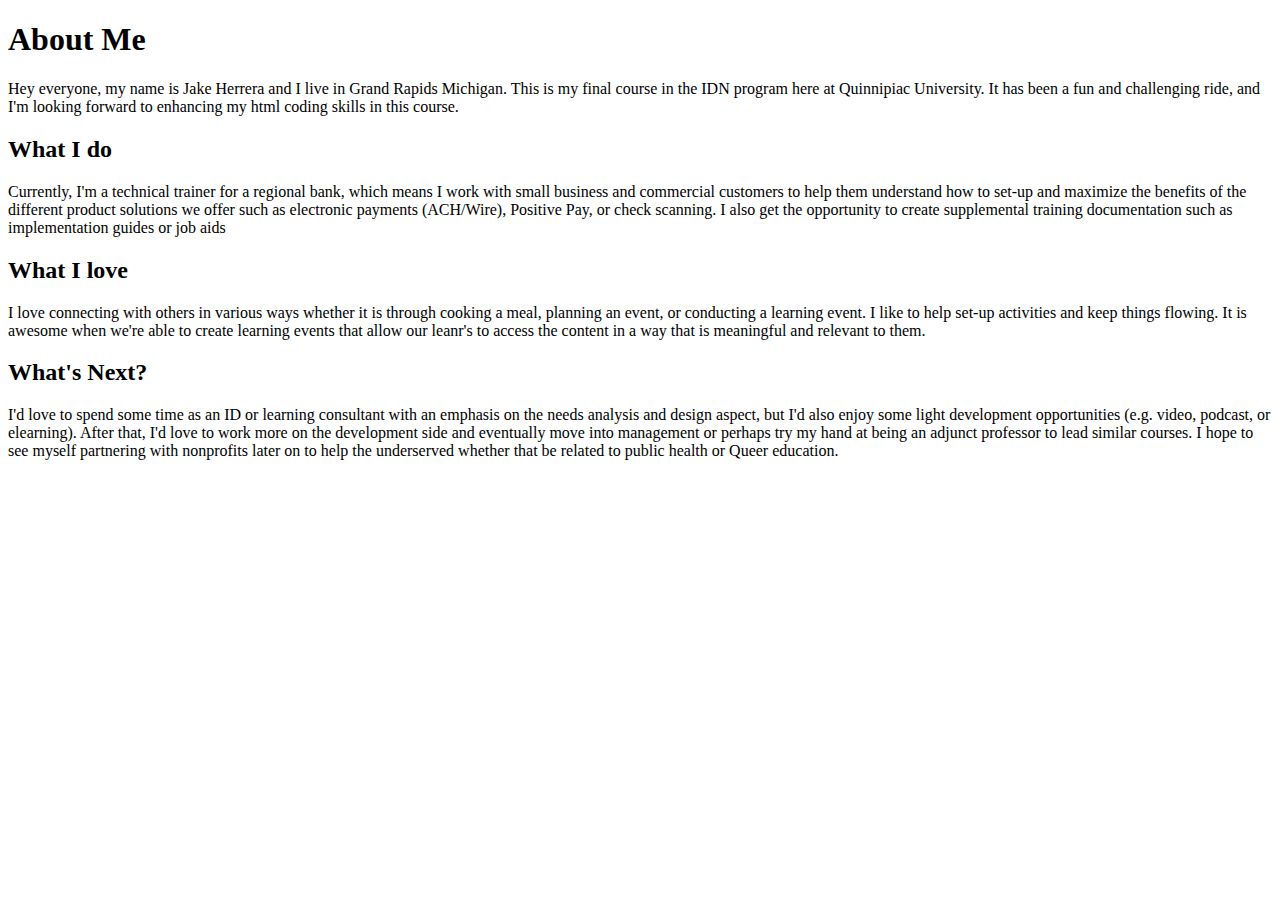
<file: intro.html>
<!DOCTYPE html>
<html lang="en" dir="ltr">
  <head>
    <meta charset="utf-8">
    <title>IDN 530 MOd 22 Assignement</title>
  </head>
  <body>
    <h1> About Me</h1>
    <p> Hey everyone, my name is Jake Herrera and I live in Grand Rapids Michigan.
      This is my final course in the IDN program here at Quinnipiac University.
      It has been a fun and challenging ride, and I'm looking forward to enhancing
      my html coding skills in this course.</p>
      <h2> What I do</h2>
      <p>Currently, I'm a technical trainer for a regional bank, which means I work with
        small business and commercial customers to help them understand how to set-up and
        maximize the benefits of the different product solutions we offer such as electronic
        payments (ACH/Wire), Positive Pay, or check scanning. I also get the opportunity to create supplemental
      training documentation such as implementation guides or job aids</p>
      <h2> What I love</h2>
      <p>I love connecting with others in various ways whether it is through cooking a meal, planning an event, or conducting a learning event. I like to help set-up activities and keep things flowing.
      It is awesome when we're able to create learning events that allow our leanr's to access the content in a way that is meaningful and relevant to them.</p>
        <h2> What's Next?</h2>
          <p>I'd love to spend some time as an ID or learning consultant with an emphasis on the needs analysis and design aspect, but I'd
            also enjoy some light development opportunities (e.g. video, podcast, or elearning). After that, I'd love to work more on the development side
            and eventually move into management or perhaps try my hand at being an adjunct professor to lead similar courses. I hope to see myself partnering
            with nonprofits later on to help the underserved whether that be related to public health or Queer education.</p>
  </body>
</html>
</file>
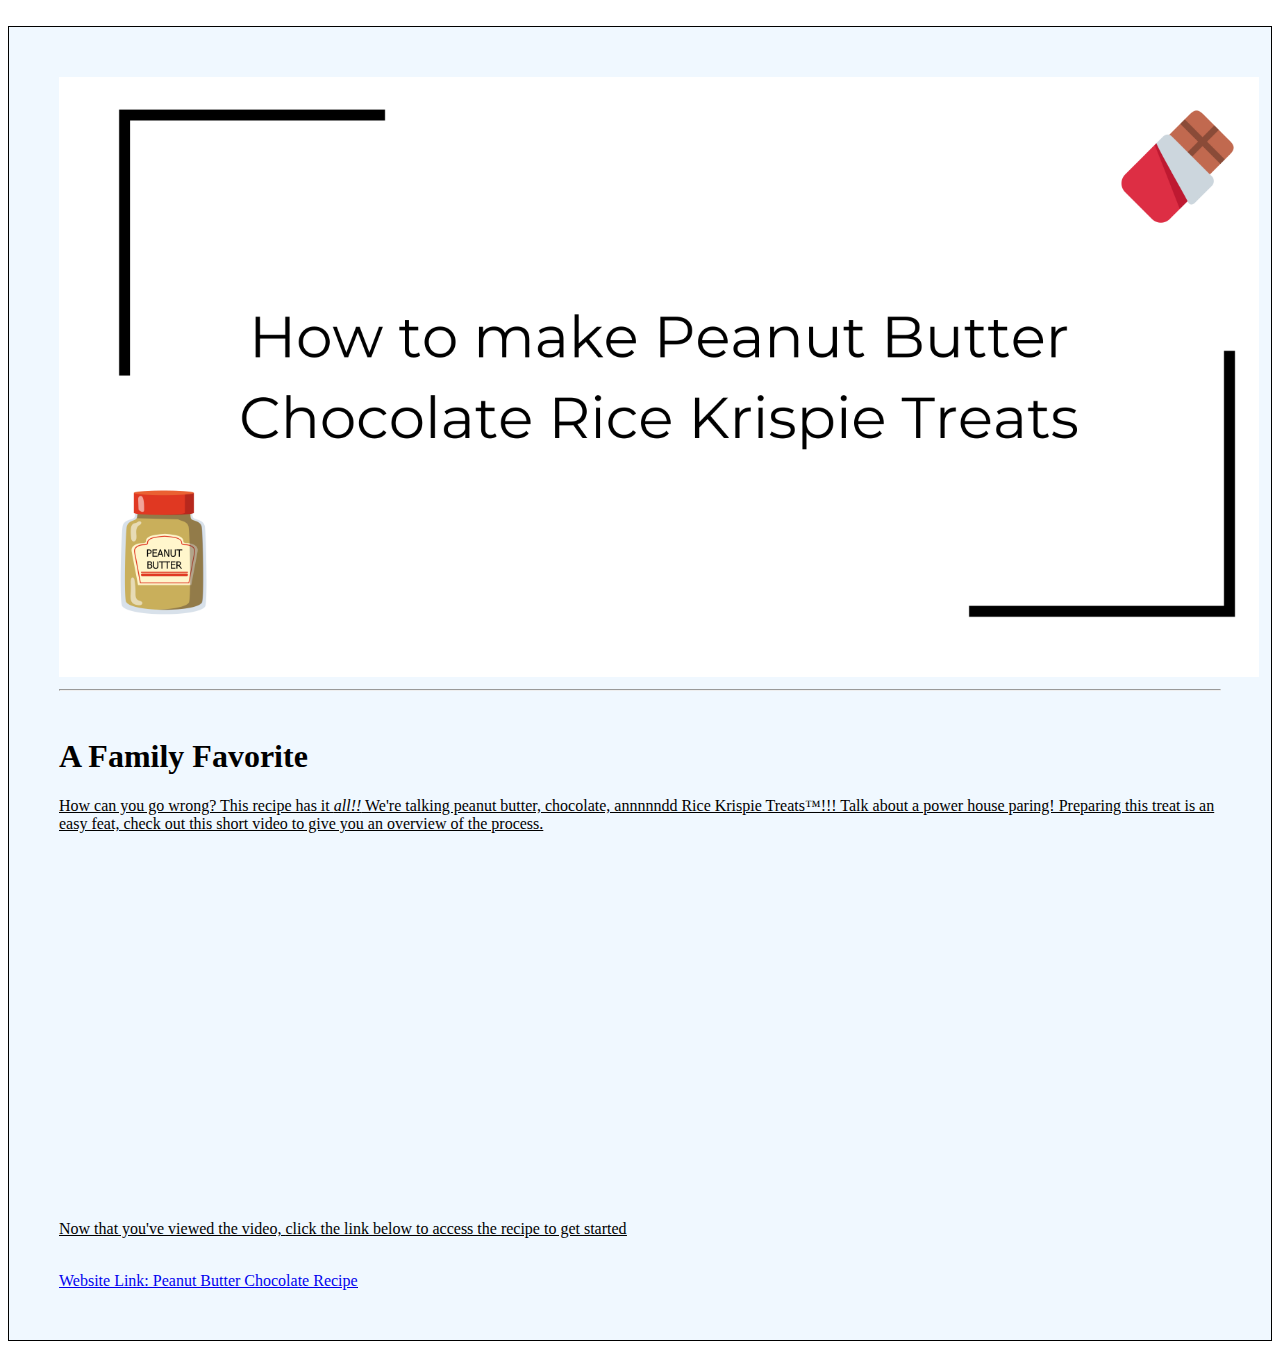
<file: link.html>
<!DOCTYPE html>
<html lang="en" dir="ltr">
  <head>
    <style>
div {
  border: 1px solid black;
  background-color: aliceblue;
  padding-top: 50px;
  padding-right: 50px;
  padding-bottom: 50px;
  padding-left: 50px;
}
</style>
    <meta charset="utf-8">
    <title>How to Make Peanut Butter Rice Krispie Treats</title>
  </head>
  <body><br />

    <div><img src="Mod 4 Images/How To Banner.png" alt="Site Banner Title How to make Peanut Butter Chocolate Rice Krispie Treats framed with cartoon images of a peanut butter jar and chocolate bar" width="1200" height="600"><br /><hr /><br />
      <h1>A Family Favorite</h1>
    <p><u>How can you go wrong?</b> This recipe has it <em>all!!</em> We're talking peanut butter, chocolate, annnnndd Rice Krispie Treats&trade;!!! Talk about a power house paring! Preparing this treat is an easy feat, check out this short video to give you an overview of the process. </p><br>

    <iframe width="560" height="315" src="https://www.youtube.com/embed/cYvGdYB2IyM" title="YouTube video player" frameborder="0" allow="accelerometer; autoplay; clipboard-write; encrypted-media; gyroscope; picture-in-picture; web-share" allowfullscreen></iframe><br><br>
    <p> Now that you've viewed the video, <u>click</b> the <u>link below</b> to access the recipe to get started</p><br>
    <a href="Recipe.html">Website Link: Peanut Butter Chocolate Recipe</a></div>
  </body>
</html>
</file>
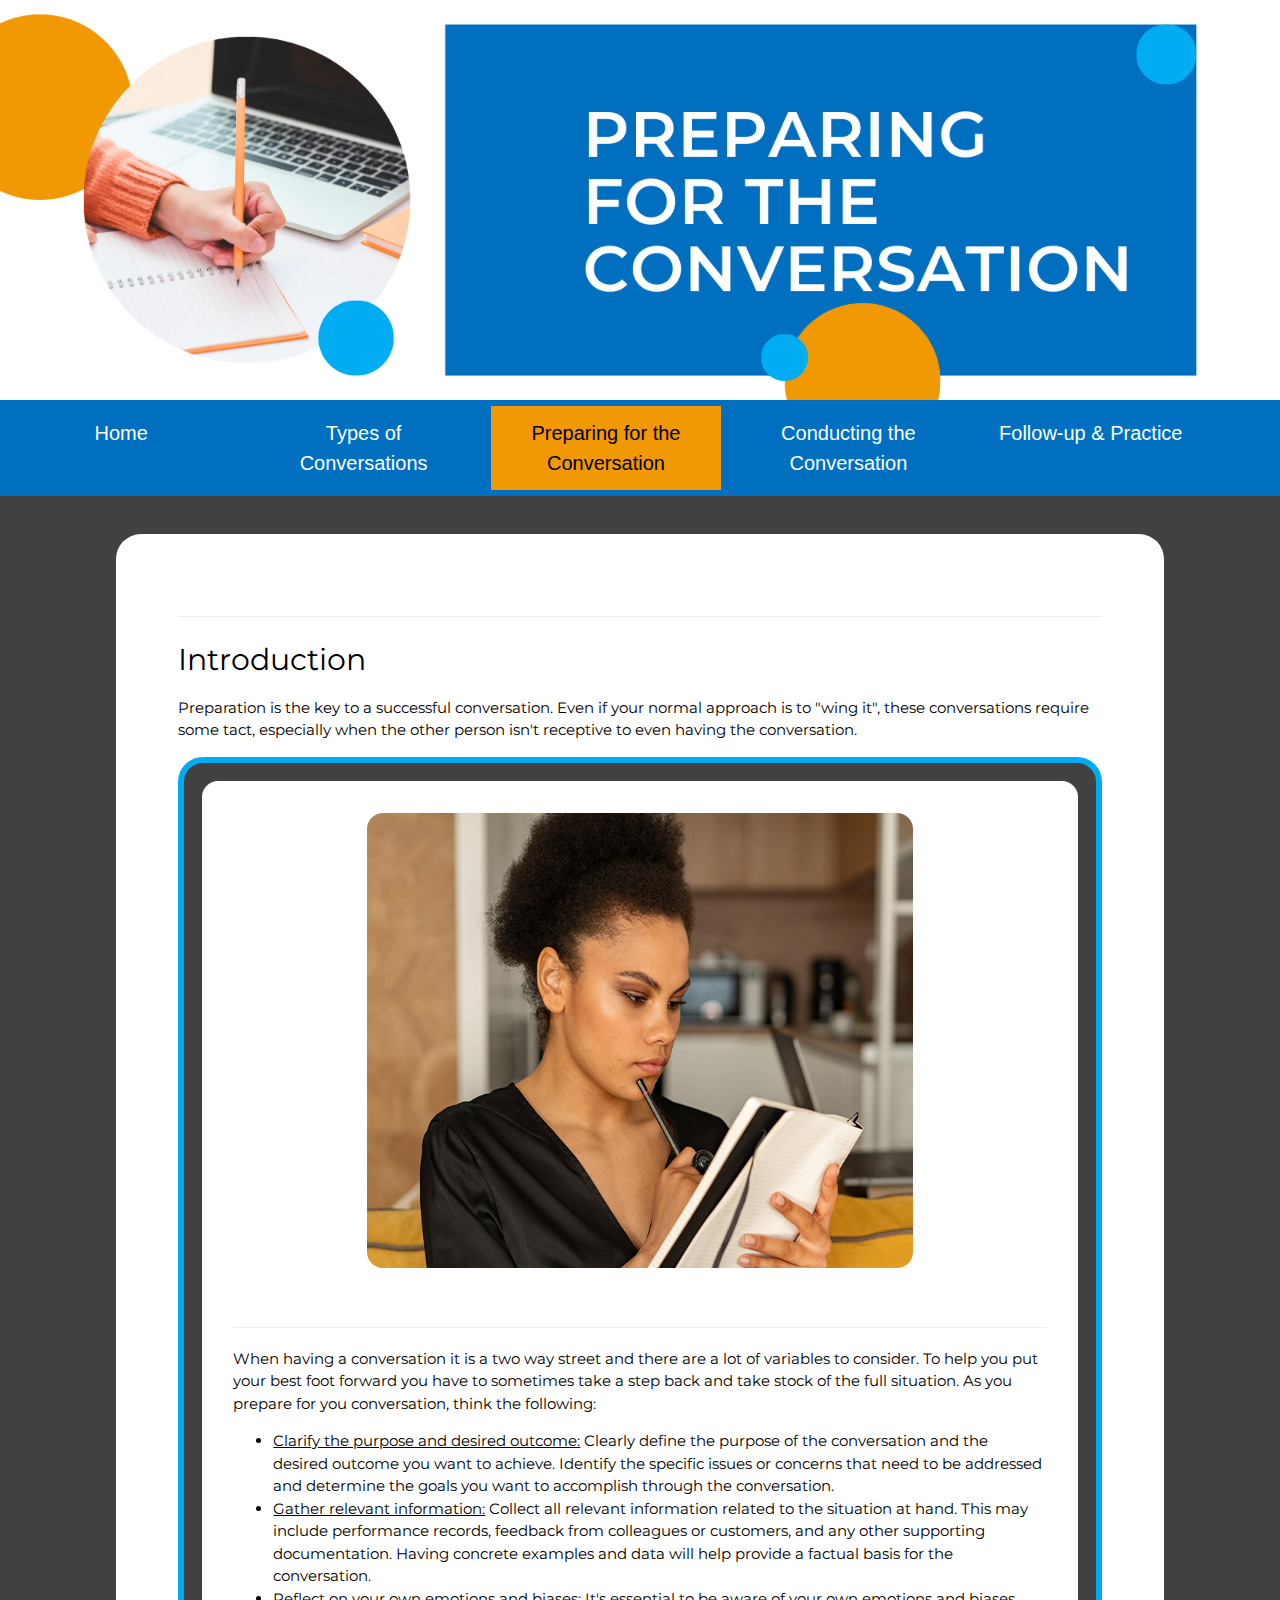
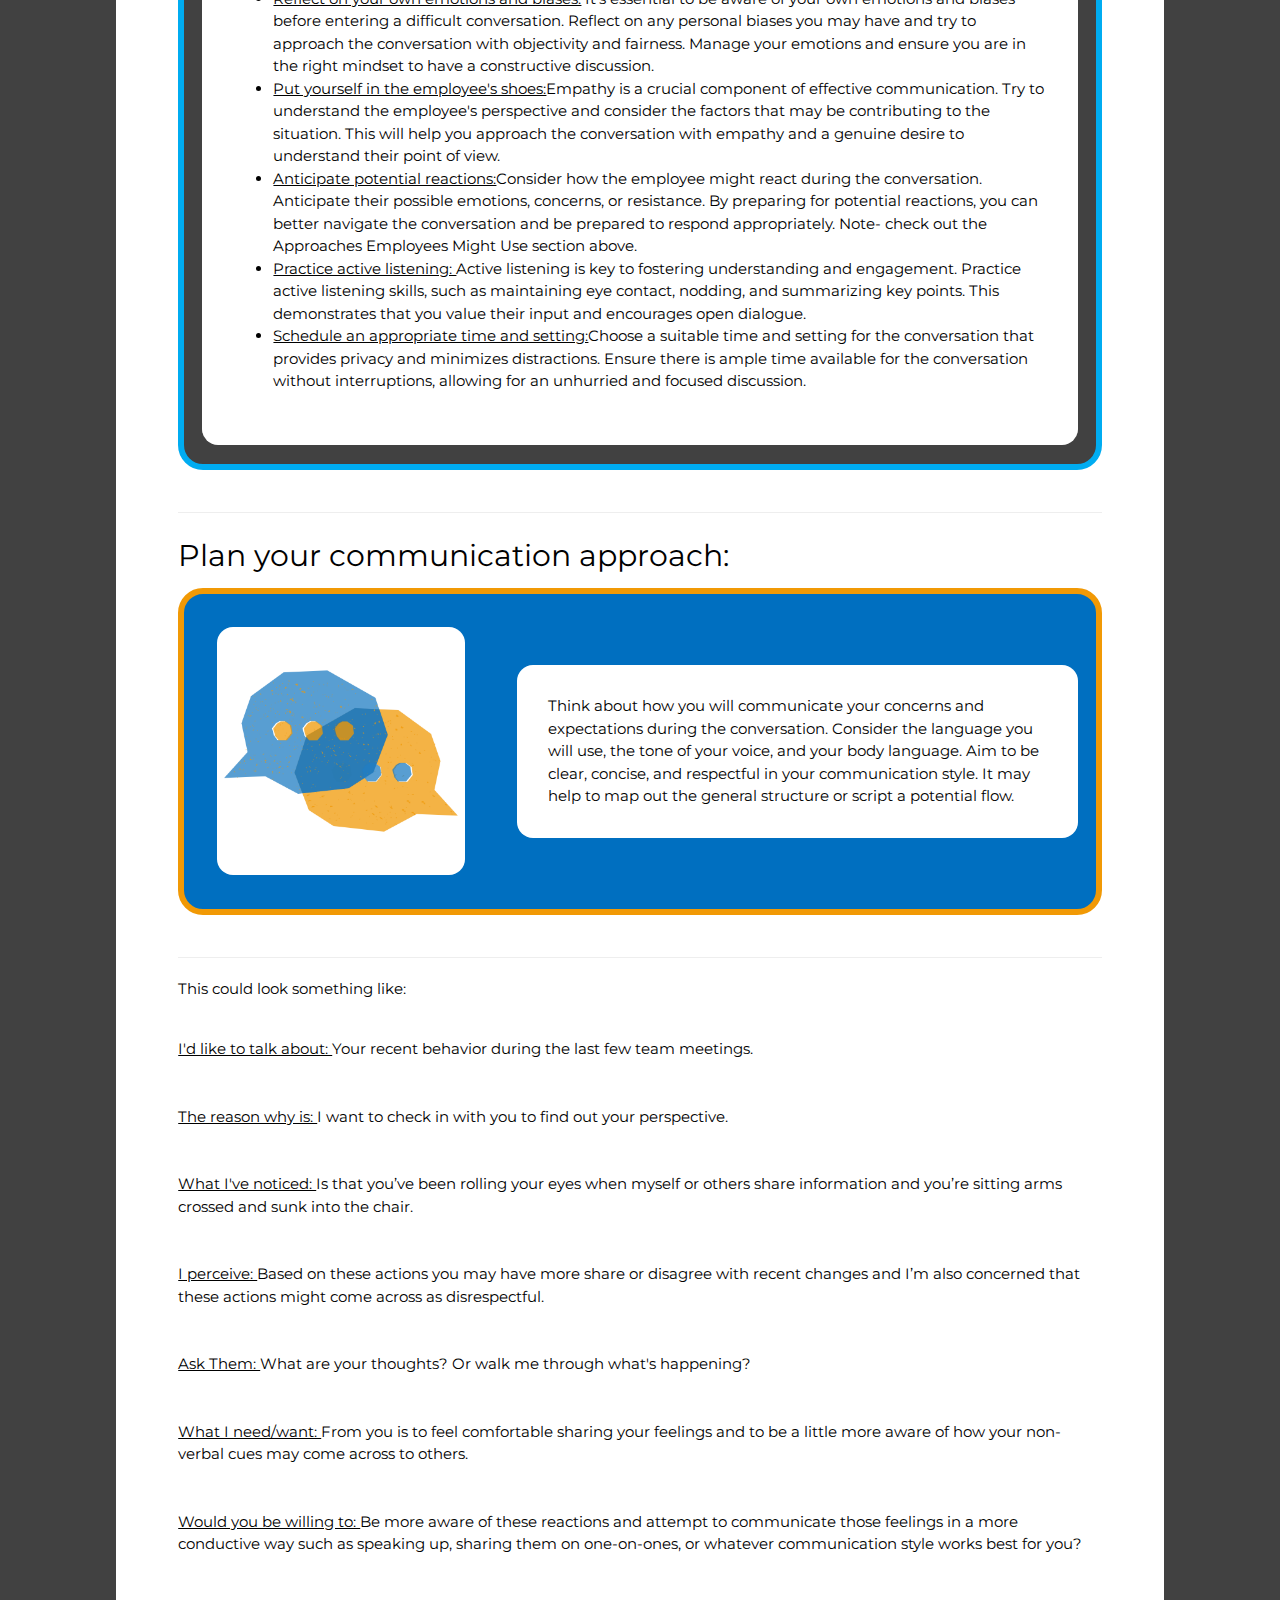
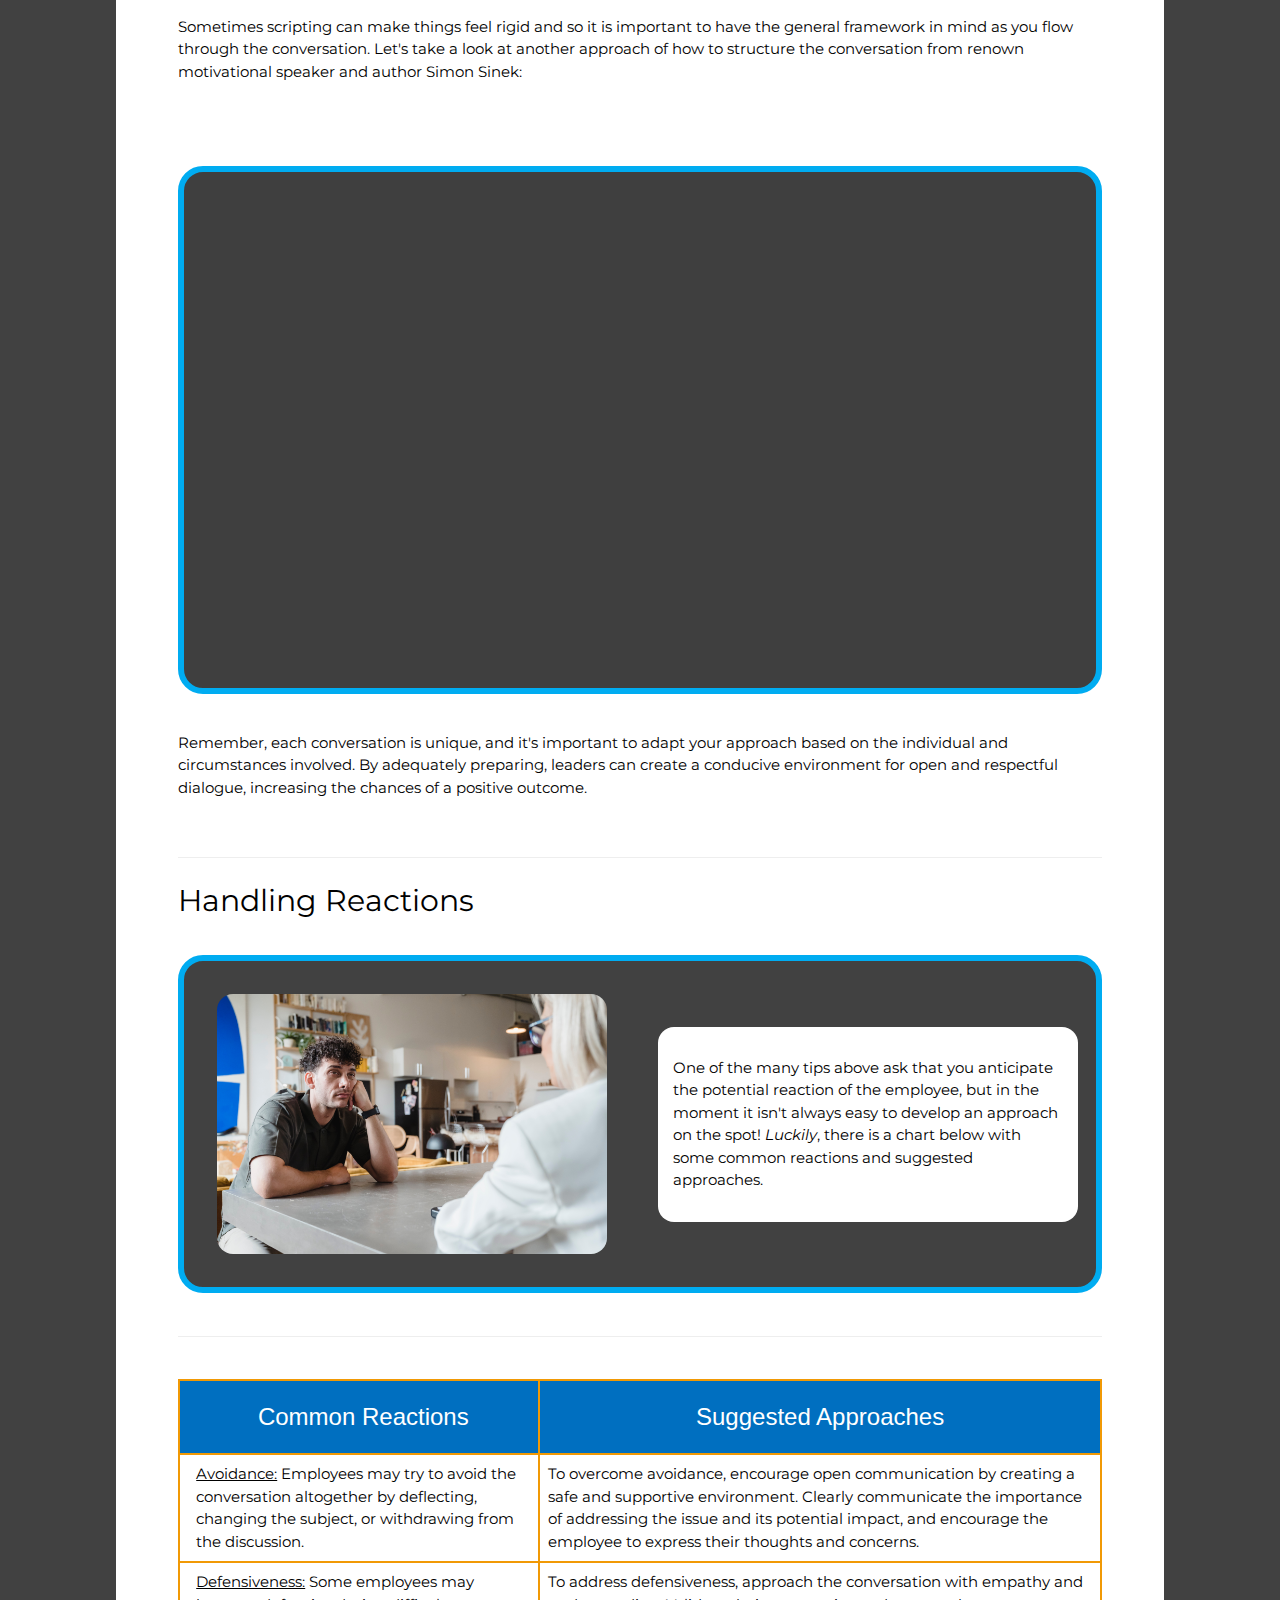
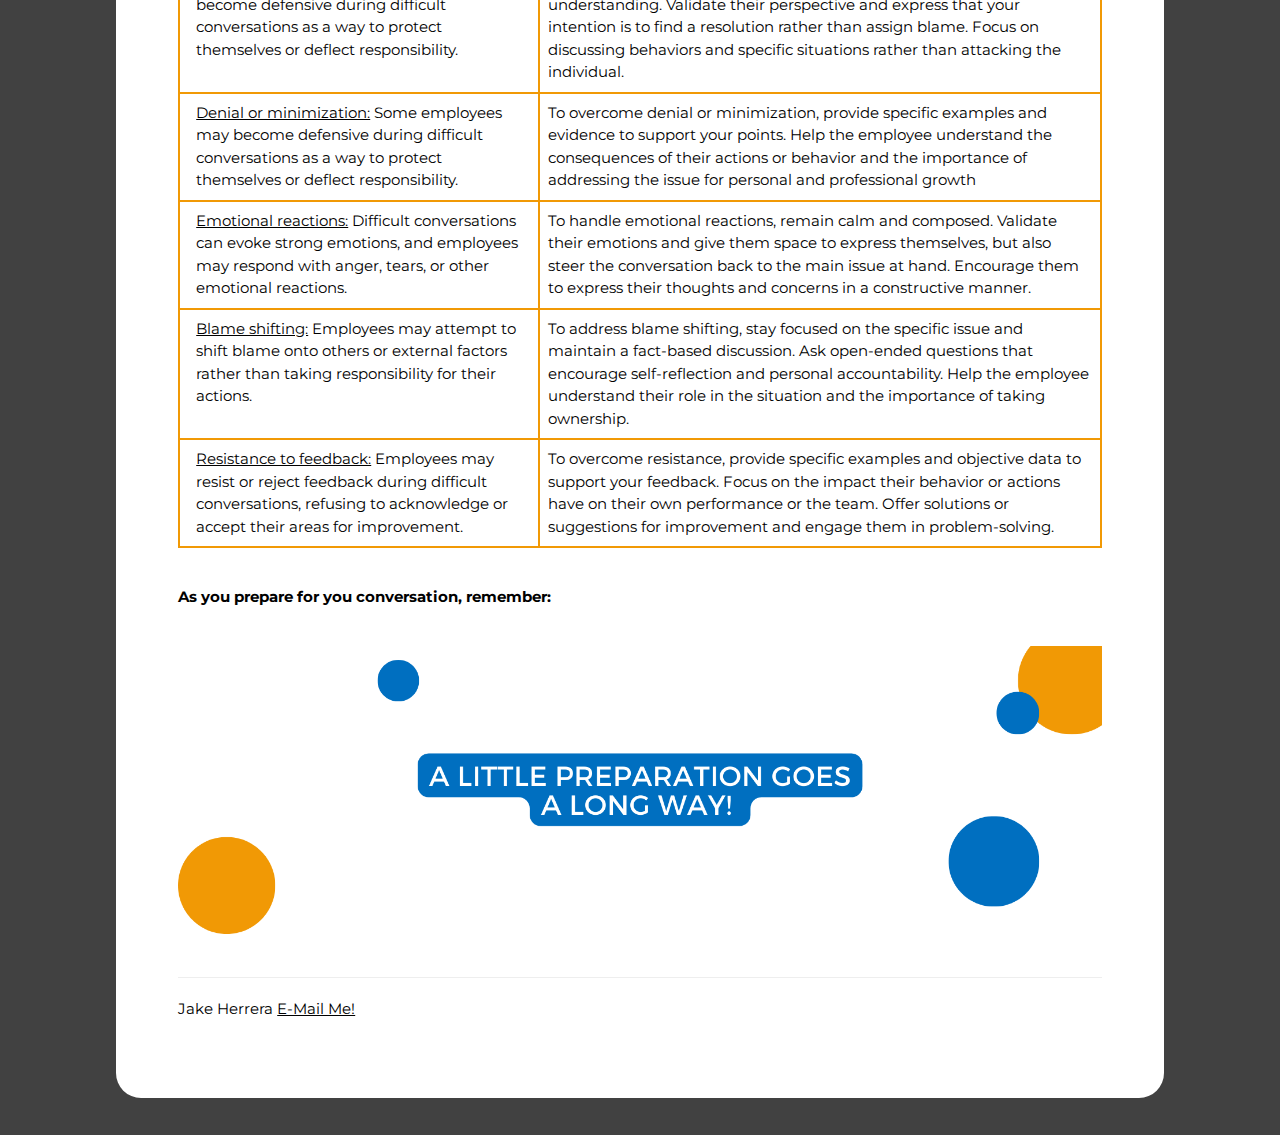
<file: preparing.html>
<!DOCTYPE html>
<html lang="en" dir="ltr">
  <head>
    <meta charset="utf-8">
    <title>Preparing for the Conversations</title>
    <link rel="stylesheet" href="navigatingstylesheet.css">
    <link rel="stylesheet" href="https://cdnjs.cloudflare.com/ajax/libs/font-awesome/4.7.0/css/font-awesome.min.css">
    <link rel="stylesheet" href="https://www.w3schools.com/w3css/4/w3.css">
    <link rel="preconnect" href="https://fonts.googleapis.com">
    <link rel="preconnect" href="https://fonts.gstatic.com" crossorigin>
    <link href="https://fonts.googleapis.com/css2?family=Montserrat:wght@600&display=swap" rel="stylesheet">

    <!Banner Preparing for  the Conversation*>

    <img src="Image Assets/difficultbanners/preparingbanner.png" alt="Title Banner Preparing for the Conversations" style="align: center; width:100%">

    <! ------------------Nav Bar------------------>

    <div class="topnav" id="myTopnav">
      <a href="Home.html">Home</a>
      <a href="types of convos.html">Types of Conversations</a>
      <a href="preparing.html" class="active">Preparing for the Conversation</a>
      <a href="conducting.html">Conducting the Conversation</a>
      <a href="followup.html">Follow-up & Practice</a>
      <a href="javascript:void(0);" class="icon" onclick="myFunction()">
        <i class="fa fa-bars"></i>
      </a>
    </div>
    <script>
    function myFunction() {
      var x = document.getElementById("myTopnav");
      if (x.className === "topnav") {
        x.className += " responsive";
      } else {
        x.className = "topnav";
      }
    }
    </script>
  </head>


  <! ------------------Intro------------------>

  <body>
      <div class="w3-container" style="background-color:rgba(65, 65, 65, 1)">
      <div class="w3-container w3-white" style= "padding: 5%; margin:3% 8%;font-family: 'Montserrat'; border-radius: 25px;">
        <hr>
      <h2 style="font-family: 'Montserrat', sans-serif">Introduction</h2>
    <p>Preparation is the key to a successful conversation. Even if your normal approach is to "wing it", these conversations require some tact, especially when the other person isn't receptive to even having the conversation.</p>

    <div class="flex-container">
      <div class="w3-round-xlarge" style="align-self:center; background-color: white; flex-grow: 10">
        <div class="w3-container">
          <div class="w3-center" style="margin:2%">
          <img class="w3-round-xlarge" src="Image Assets/preparing/preparingtop.jpg" alt="woman preparing to deliver a conversation by writing down notes and details into a journal"  style="width:70%;">
        </div><br><hr>
            <p >When having a conversation it is a two way street and there are a lot of variables to consider. To help you put your best foot forward you have to sometimes take a step back and take stock of the full situation. As you prepare for you conversation, think the following: </p>
              <ul>
                <li><u>Clarify the purpose and desired outcome:</u> Clearly define the purpose of the conversation and the desired outcome you want to achieve. Identify the specific issues or concerns that need to be addressed and determine the goals you want to accomplish through the conversation.</li>
                <li><u>Gather relevant information:</u> Collect all relevant information related to the situation at hand. This may include performance records, feedback from colleagues or customers, and any other supporting documentation. Having concrete examples and data will help provide a factual basis for the conversation.</li>
                <li><u>Reflect on your own emotions and biases:</u> It's essential to be aware of your own emotions and biases before entering a difficult conversation. Reflect on any personal biases you may have and try to approach the conversation with objectivity and fairness. Manage your emotions and ensure you are in the right mindset to have a constructive discussion.</li>
                <li><u>Put yourself in the employee's shoes:</u>Empathy is a crucial component of effective communication. Try to understand the employee's perspective and consider the factors that may be contributing to the situation. This will help you approach the conversation with empathy and a genuine desire to understand their point of view.</li>
                <li><u>Anticipate potential reactions:</u>Consider how the employee might react during the conversation. Anticipate their possible emotions, concerns, or resistance. By preparing for potential reactions, you can better navigate the conversation and be prepared to respond appropriately. Note- check out the Approaches Employees Might Use section above.</li>
                <li><u>Practice active listening: </u>Active listening is key to fostering understanding and engagement. Practice active listening skills, such as maintaining eye contact, nodding, and summarizing key points. This demonstrates that you value their input and encourages open dialogue.</li>
                <li><u>Schedule an appropriate time and setting:</u>Choose a suitable time and setting for the conversation that provides privacy and minimizes distractions. Ensure there is ample time available for the conversation without interruptions, allowing for an unhurried and focused discussion.</li>
                </ul><br>
              </div>
        </div>
      </div>
      <br><hr>

    <! ------------------Section 2------------------ >

      <h2 style="font-family: 'Montserrat', sans-serif">Plan your communication approach:</h2>

      <div class="flex-container" style="background-color:rgba(0,111,192,1); border: 6px solid rgba(241, 153, 5, 1)">
        <div style="flex-grow: 2">
          <img class="w3-round-xlarge" src="Image Assets/preparing/plan.png" alt="conversation bubbbles" class="align-center" width="100%">
        </div>
        <div class="w3-round-xlarge" style="align-self:center; background-color: white; flex-grow: 6">
          <div class="w3-container">
            <p>Think about how you will communicate your concerns and expectations during the conversation. Consider the language you will use, the tone of your voice, and your body language. Aim to be clear, concise, and respectful in your communication style. It may help to map out the general structure or script a potential flow.</p>
          </div>
        </div>
      </div><br><hr>

      <! ------------------Section 3------------------ >

      <p> This could look something like:</p><br>

      <u>I'd like to talk about: </u> Your recent behavior during the last few team meetings.<br><br><br>

      <u>The reason why is: </u> I want to check in with you to find out your perspective.<br><br><br>

      <u>What I've noticed: </u> Is that you’ve been rolling your eyes when myself or others share information and you’re sitting arms crossed and sunk into the chair.<br><br><br>

      <u>I perceive: </u> Based on these actions you may have more share or disagree with recent changes and I’m also concerned that these actions might come across as disrespectful.<br><br><br>

      <u>Ask Them: </u>What are your thoughts? Or walk me through what's happening?<br><br><br>

      <u>What I need/want: </u> From you is to feel comfortable sharing your feelings and to be a little more aware of how your non-verbal cues may come across to others.<br><br><br>

      <u>Would you be willing to: </u> Be more aware of these reactions and attempt to communicate those feelings in a more conductive way such as speaking up, sharing them on one-on-ones, or whatever communication style works best for you?<br><br><br>

      <p>Sometimes scripting can make things feel rigid and so it is important to have the general framework in mind as you flow through the conversation. Let's take a look at another approach of how to structure the conversation from renown motivational speaker and author Simon Sinek:</p><br><br><br>

      <div class="w3-container" style="padding:30px 0px;text-align:center;align-self: center;background-color:rgba(63,63,63,1);border-radius: 25px; border: 6px solid rgba(0, 172, 241, 1)">
        <div class="player">
          <iframe display:"flex" width="800"  height="450" src="https://www.youtube.com/embed/RcGkHrPSzDc?start=66" title="YouTube video player" frameborder="0" allow="accelerometer; autoplay; clipboard-write; encrypted-media; gyroscope; picture-in-picture; web-share" allowfullscreen></iframe>
        </div>
        </div><br>

    <p>Remember, each conversation is unique, and it's important to adapt your approach based on the individual and circumstances involved. By adequately preparing, leaders can create a conducive environment for open and respectful dialogue, increasing the chances of a positive outcome.</p><br><hr>

    <! ------------------Section 4------------------ >

    <h2 style="font-family: 'Montserrat', sans-serif">Handling Reactions</h2><br>
    <div class="flex-container">
      <div style="flex-grow: 3">
        <img class="w3-round-xlarge" src="Image Assets/preparing/reactions.jpg" alt="Neon Sign stating This is the Sign You've Been Looking For" class="align-center" width="100%"><br>
      </div>
        <div class="w3-round-xlarge" style="align-self:center; background-color: white; flex-grow: 3">
          <p>One of the many tips above ask that you anticipate the potential reaction of the employee, but in the moment it isn't always easy to develop an approach on the spot! <i>Luckily</i>, there is a chart below with some common reactions and suggested approaches.</p><br><br>
        </div>
    </div><br><hr><br>


      <table class="w3-table" style="border: 2px;border-style:solid;border-color:rgba(241,153,5,1);border-collapse:collapse">
        <tr style="border: 2px;border-style:solid;border-color:rgba(241,153,5,1);border-collapse:collapse;background-color: rgba(0,111,192,1);color:white;">
          <th class="w3-center" style="border: 2px;border-style:solid;border-color:rgba(241,153,5,1);border-collapse:collapse;font-family: 'Montserrat'"><h3>Common Reactions</h3></th>
          <th class="w3-center" style="border: 2px;border-style:solid;border-color:rgba(241,153,5,1);border-collapse:collapse;font-family: 'Montserrat'"><h3>Suggested Approaches</h3></th>
        </tr>
        <tr style="border: 2px;border-style:solid;border-color:rgba(241,153,5,1);border-collapse:collapse">
          <td style="border: 2px;border-style:solid;border-color:rgba(241,153,5,1);border-collapse:collapse"><u>Avoidance:</U>  Employees may try to avoid the conversation altogether by deflecting, changing the subject, or withdrawing from the discussion.</td>
          <td>To overcome avoidance, encourage open communication by creating a safe and supportive environment. Clearly communicate the importance of addressing the issue and its potential impact, and encourage the employee to express their thoughts and concerns.</td>
        </tr>
        <tr style="border: 2px;border-style:solid;border-color:rgba(241,153,5,1);border-collapse:collapse">
          <td style="border: 2px;border-style:solid;border-color:rgba(241,153,5,1);border-collapse:collapse"><u>Defensiveness:</U>  Some employees may become defensive during difficult conversations as a way to protect themselves or deflect responsibility.</td>
          <td>To address defensiveness, approach the conversation with empathy and understanding. Validate their perspective and express that your intention is to find a resolution rather than assign blame. Focus on discussing behaviors and specific situations rather than attacking the individual.</td>
        </tr>
        <tr style="border: 2px;border-style:solid;border-color:rgba(241,153,5,1);border-collapse:collapse">
          <td style="border: 2px;border-style:solid;border-color:rgba(241,153,5,1);border-collapse:collapse"><u>  Denial or minimization:</u>  Some employees may become defensive during difficult conversations as a way to protect themselves or deflect responsibility.</td>
          <td>To overcome denial or minimization, provide specific examples and evidence to support your points. Help the employee understand the consequences of their actions or behavior and the importance of addressing the issue for personal and professional growth</td>
        </tr>
        <tr style="border: 2px;border-style:solid;border-color:rgba(241,153,5,1);border-collapse:collapse">
          <td style="border: 2px;border-style:solid;border-color:rgba(241,153,5,1);border-collapse:collapse"><u>Emotional reactions:</u>  Difficult conversations can evoke strong emotions, and employees may respond with anger, tears, or other emotional reactions.</td>
          <td>To handle emotional reactions, remain calm and composed. Validate their emotions and give them space to express themselves, but also steer the conversation back to the main issue at hand. Encourage them to express their thoughts and concerns in a constructive manner.</td>
        </tr>
        <tr style="border: 2px;border-style:solid;border-color:rgba(241,153,5,1);border-collapse:collapse">
          <td style="border: 2px;border-style:solid;border-color:rgba(241,153,5,1);border-collapse:collapse"><u>Blame shifting:</u>  Employees may attempt to shift blame onto others or external factors rather than taking responsibility for their actions.</td>
          <td>To address blame shifting, stay focused on the specific issue and maintain a fact-based discussion. Ask open-ended questions that encourage self-reflection and personal accountability. Help the employee understand their role in the situation and the importance of taking ownership.</td>
        </tr>
        <tr style="border: 2px;border-style:solid;border-color:rgba(241,153,5,1);border-collapse:collapse">
          <td style="border: 2px;border-style:solid;border-color:rgba(241,153,5,1);border-collapse:collapse"><u>Resistance to feedback:</u>  Employees may resist or reject feedback during difficult conversations, refusing to acknowledge or accept their areas for improvement.</td>
          <td> To overcome resistance, provide specific examples and objective data to support your feedback. Focus on the impact their behavior or actions have on their own performance or the team. Offer solutions or suggestions for improvement and engage them in problem-solving.</td>
        </tr>
      </table><br>

      <p><b>As you prepare for you conversation, remember:</b></p><br>

      <img src="Image Assets/difficultbanners/prepquotebanner.png" alt="Quote stating A little preparation goes a long way!" class="align-center" width="100%"><br><hr>

    <p>Jake Herrera <a href="mailto:jake.herrera@quinnipiac.edu">E-Mail Me!</a></p>
  </div>
</div>
      </body>
    </html>
</file>
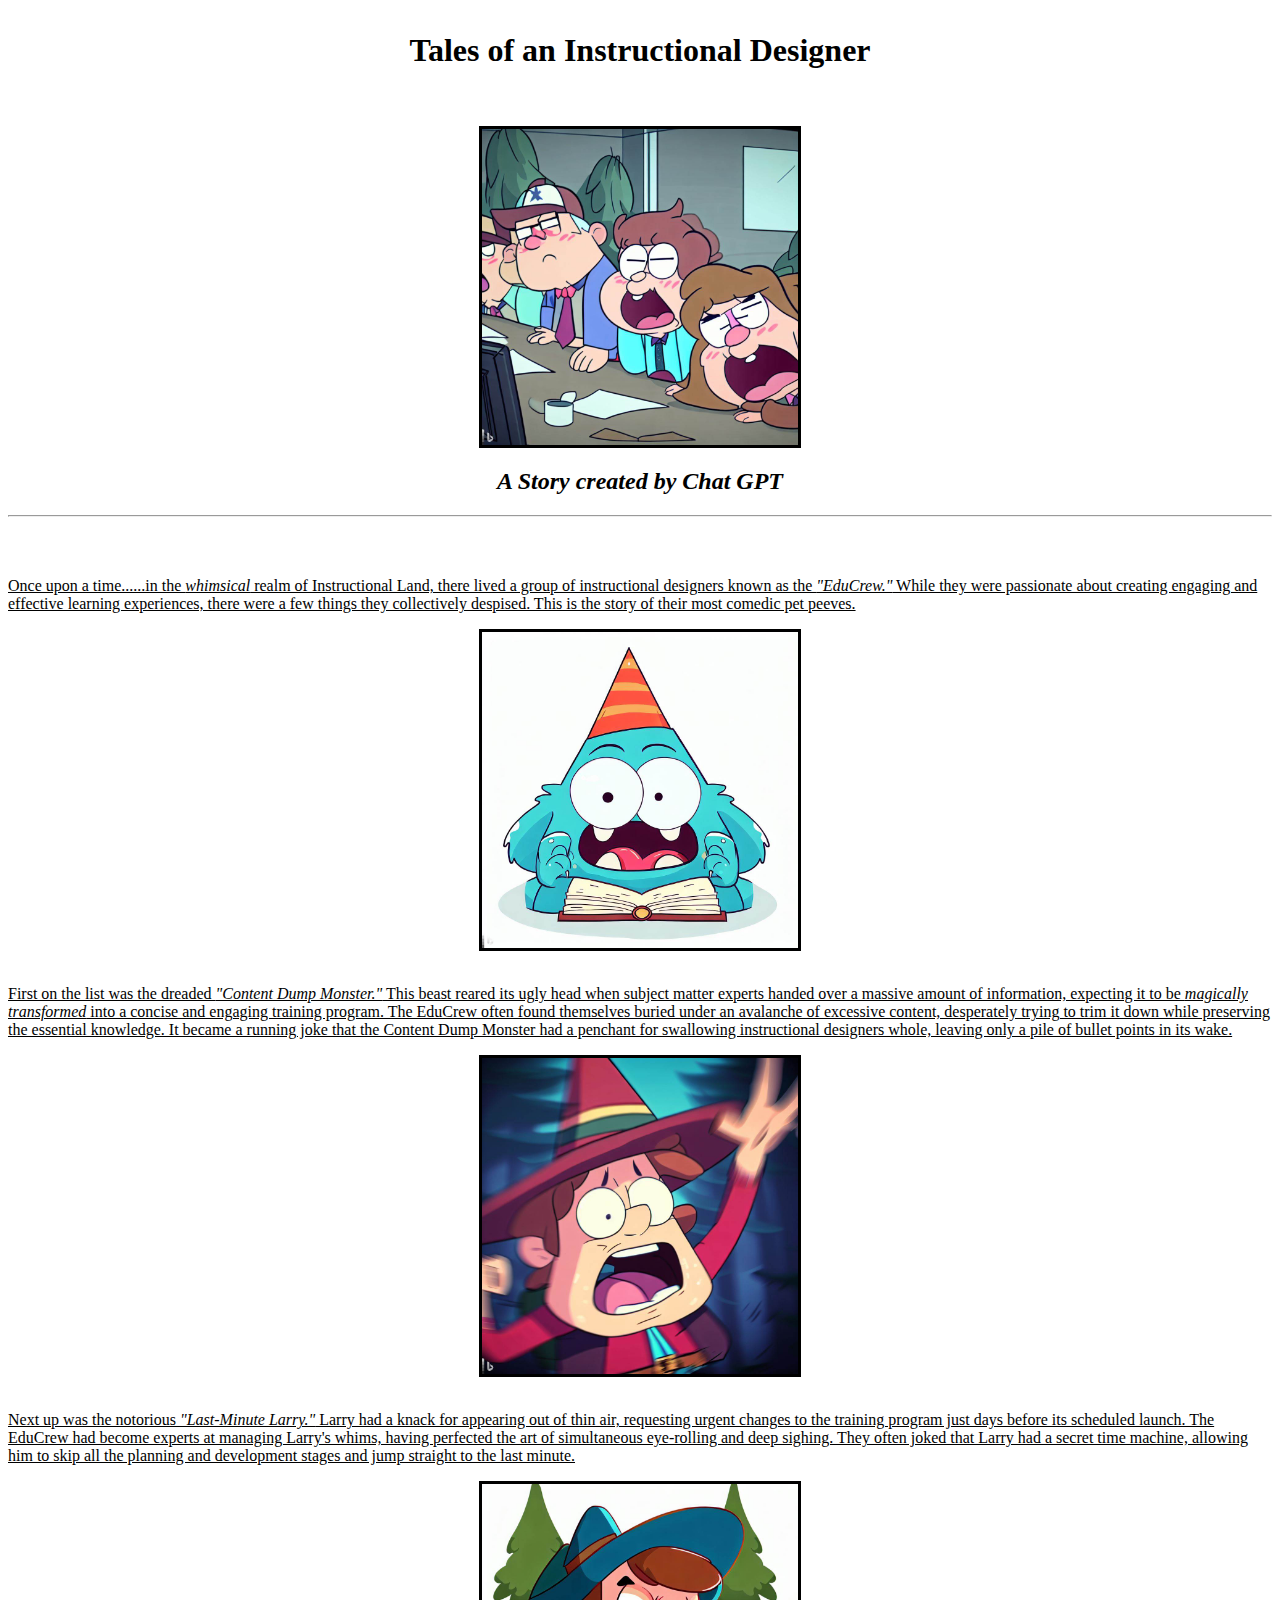
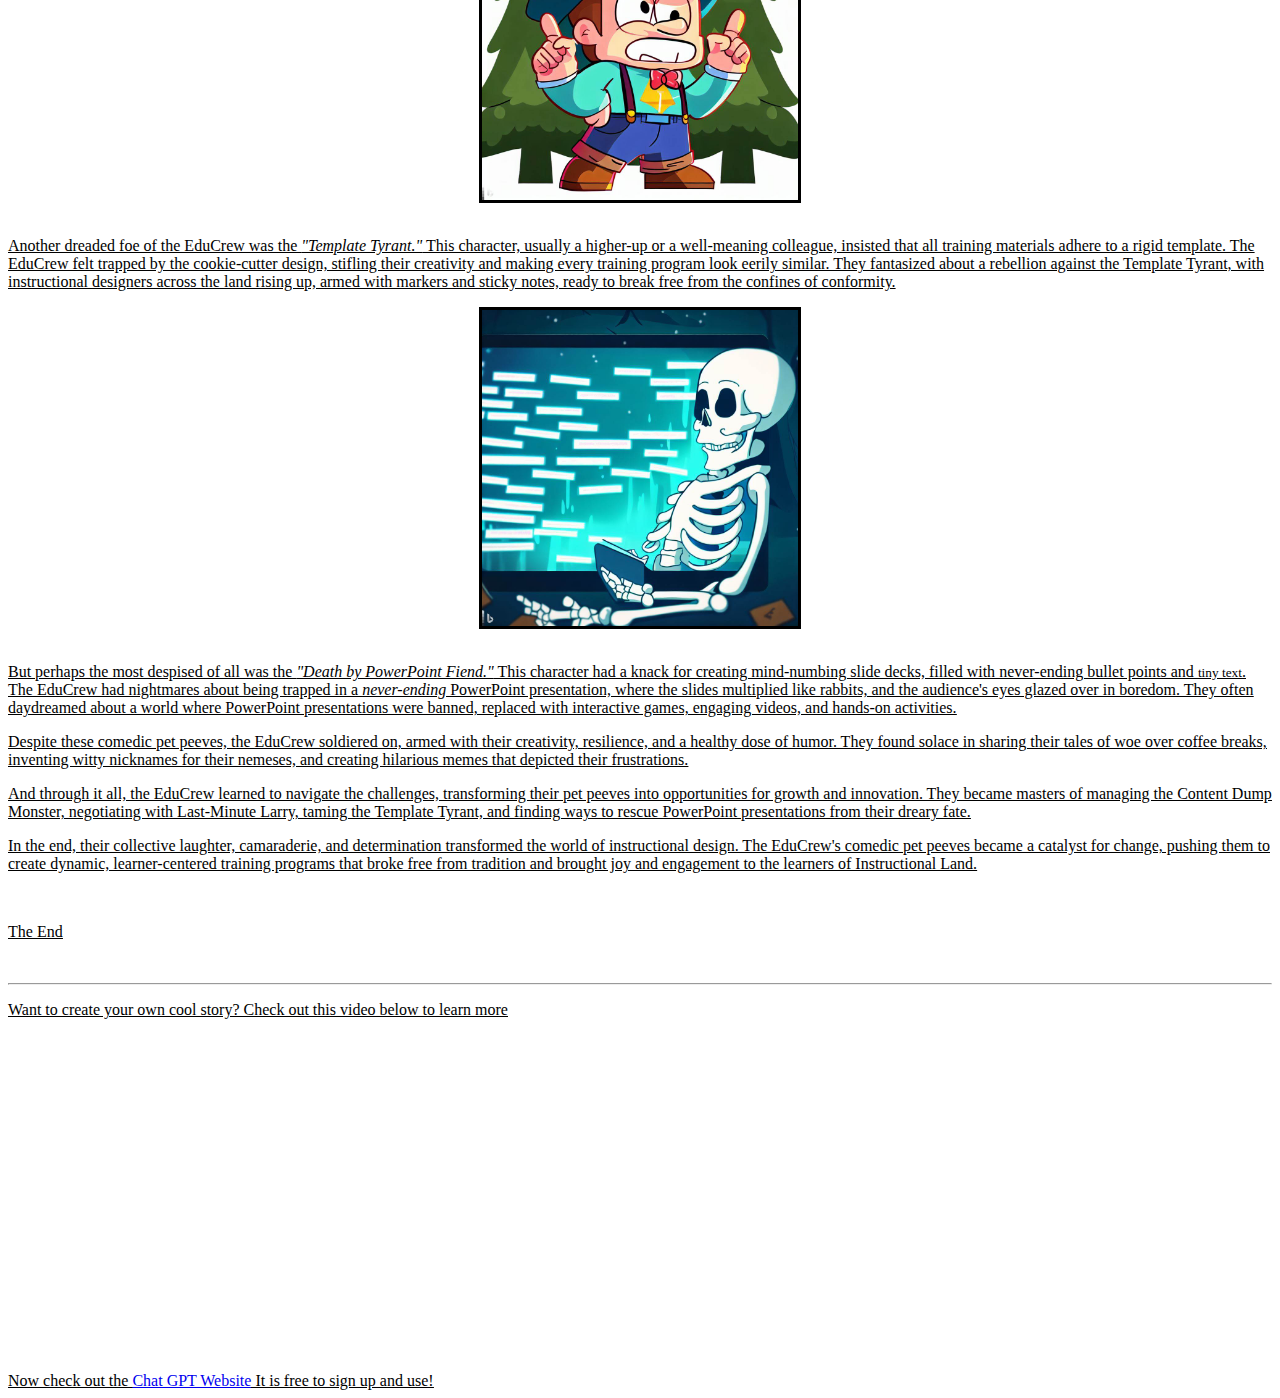
<file: story.html>
<!DOCTYPE html>
<html lang="en" dir="ltr">
  <head>
    <meta charset="utf-8">
    <style>
        img {
          display: block;
          margin-left: auto;
          margin-right: auto;
          border: 3px solid;
             }
</style>
    <title>Tales of an Instructional Designer</title>
  </head>
  <body>
    <h1 style="font-family:verdana;">
    <p style="font-family:montserrat;">

    <h1 style="text-align:center;">Tales of an Instructional Designer</h1><br><br>

    <img src="Image Assets/mod 5 images/title.jpg" alt="Animated instructional designers groaning" style="width:25%"; style="height":25%";>

    <h2 style="text-align:center;"><i>A Story created by Chat GPT</i></h2><hr /><br><br>

    <p><u>Once upon a time</b>......in the <em>whimsical</em> realm of Instructional Land, there lived a group of instructional designers known as the <em>"EduCrew."</em> While they were passionate about creating engaging and effective learning experiences, there were a few things they collectively despised. This is the story of their most comedic pet peeves.</p>

    <img src="Image Assets/mod 5 images/content.jpg" alt="Animated blue furry monster with a dunce wearing a striped pointed hat excitedly looking over a book full of content" style="width:25%"; style="height":25%";><br>

    <p>First on the list was the dreaded <em>"Content Dump Monster."</em> This beast reared its ugly head when subject matter experts handed over a massive amount of information, expecting it to be <em>magically transformed</em> into a concise and engaging training program. The EduCrew often found themselves buried under an avalanche of excessive content, desperately trying to trim it down while preserving the essential knowledge. It became a running joke that the Content Dump Monster had a penchant for swallowing instructional designers whole, leaving only a pile of bullet points in its wake.</p>

    <img src="Image Assets/mod 5 images/larry.jpg" alt="Animated instructional designers groaning" style="width:25%"; style="height":25%";><br>

    <p>Next up was the notorious <em>"Last-Minute Larry."</em> Larry had a knack for appearing out of thin air, requesting urgent changes to the training program just days before its scheduled launch. The EduCrew had become experts at managing Larry's whims, having perfected the art of simultaneous eye-rolling and deep sighing. They often joked that Larry had a secret time machine, allowing him to skip all the planning and development stages and jump straight to the last minute.</p>

    <img src="Image Assets/mod 5 images/tyrant.jpg" alt="Animated gentleman with fingers pointed up like guns acting like the rule enforcer" style="width:25%"; style="height":25%";><br>

    <p>Another dreaded foe of the EduCrew was the <em>"Template Tyrant."</em> This character, usually a higher-up or a well-meaning colleague, insisted that all training materials adhere to a rigid template. The EduCrew felt trapped by the cookie-cutter design, stifling their creativity and making every training program look eerily similar. They fantasized about a rebellion against the Template Tyrant, with instructional designers across the land rising up, armed with markers and sticky notes, ready to break free from the confines of conformity.</p>

    <img src="Image Assets/mod 5 images/death.jpg" alt="Animated skeleton dead in front of their elearning computer screen" style="width:25%"; style="height":25%";><br>

    <p>But perhaps the most despised of all was the <em>"Death by PowerPoint Fiend."</em> This character had a knack for creating mind-numbing slide decks, filled with <u>never-ending bullet points</b> and <small>tiny text</small>. The EduCrew had nightmares about being trapped in a <em>never-ending</em> PowerPoint presentation, where the slides multiplied like rabbits, and the audience's eyes glazed over in boredom. They often daydreamed about a world where PowerPoint presentations were banned, replaced with interactive games, engaging videos, and hands-on activities.</p>

    <p>Despite these comedic pet peeves, the EduCrew soldiered on, armed with their creativity, resilience, and a healthy dose of humor. They found solace in sharing their tales of woe over coffee breaks, inventing witty nicknames for their nemeses, and creating hilarious memes that depicted their frustrations.</p>

    <p>And through it all, the EduCrew learned to navigate the challenges, transforming their pet peeves into opportunities for growth and innovation. They became masters of managing the Content Dump Monster, negotiating with Last-Minute Larry, taming the Template Tyrant, and finding ways to rescue PowerPoint presentations from their dreary fate.</p>

    <p>In the end, their collective laughter, camaraderie, and determination transformed the world of instructional design. The EduCrew's comedic pet peeves became a catalyst for change, pushing them to create dynamic, learner-centered training programs that broke free from tradition and brought joy and engagement to the learners of Instructional Land.</p><br>

    <p><u>The End</b></p><br><hr>

    <p>Want to create your own cool story? Check out this video below to learn more</p><br>

    <iframe width="560" height="315" src="https://www.youtube.com/embed/o5MutYFWsM8" title="YouTube video player" frameborder="0" allow="accelerometer; autoplay; clipboard-write; encrypted-media; gyroscope; picture-in-picture; web-share" allowfullscreen></iframe><br>

    Now check out the <a href="https://chat.openai.com/">Chat GPT Website</a> It is free to sign up and use!<br>

  </body>
</html>
</file>
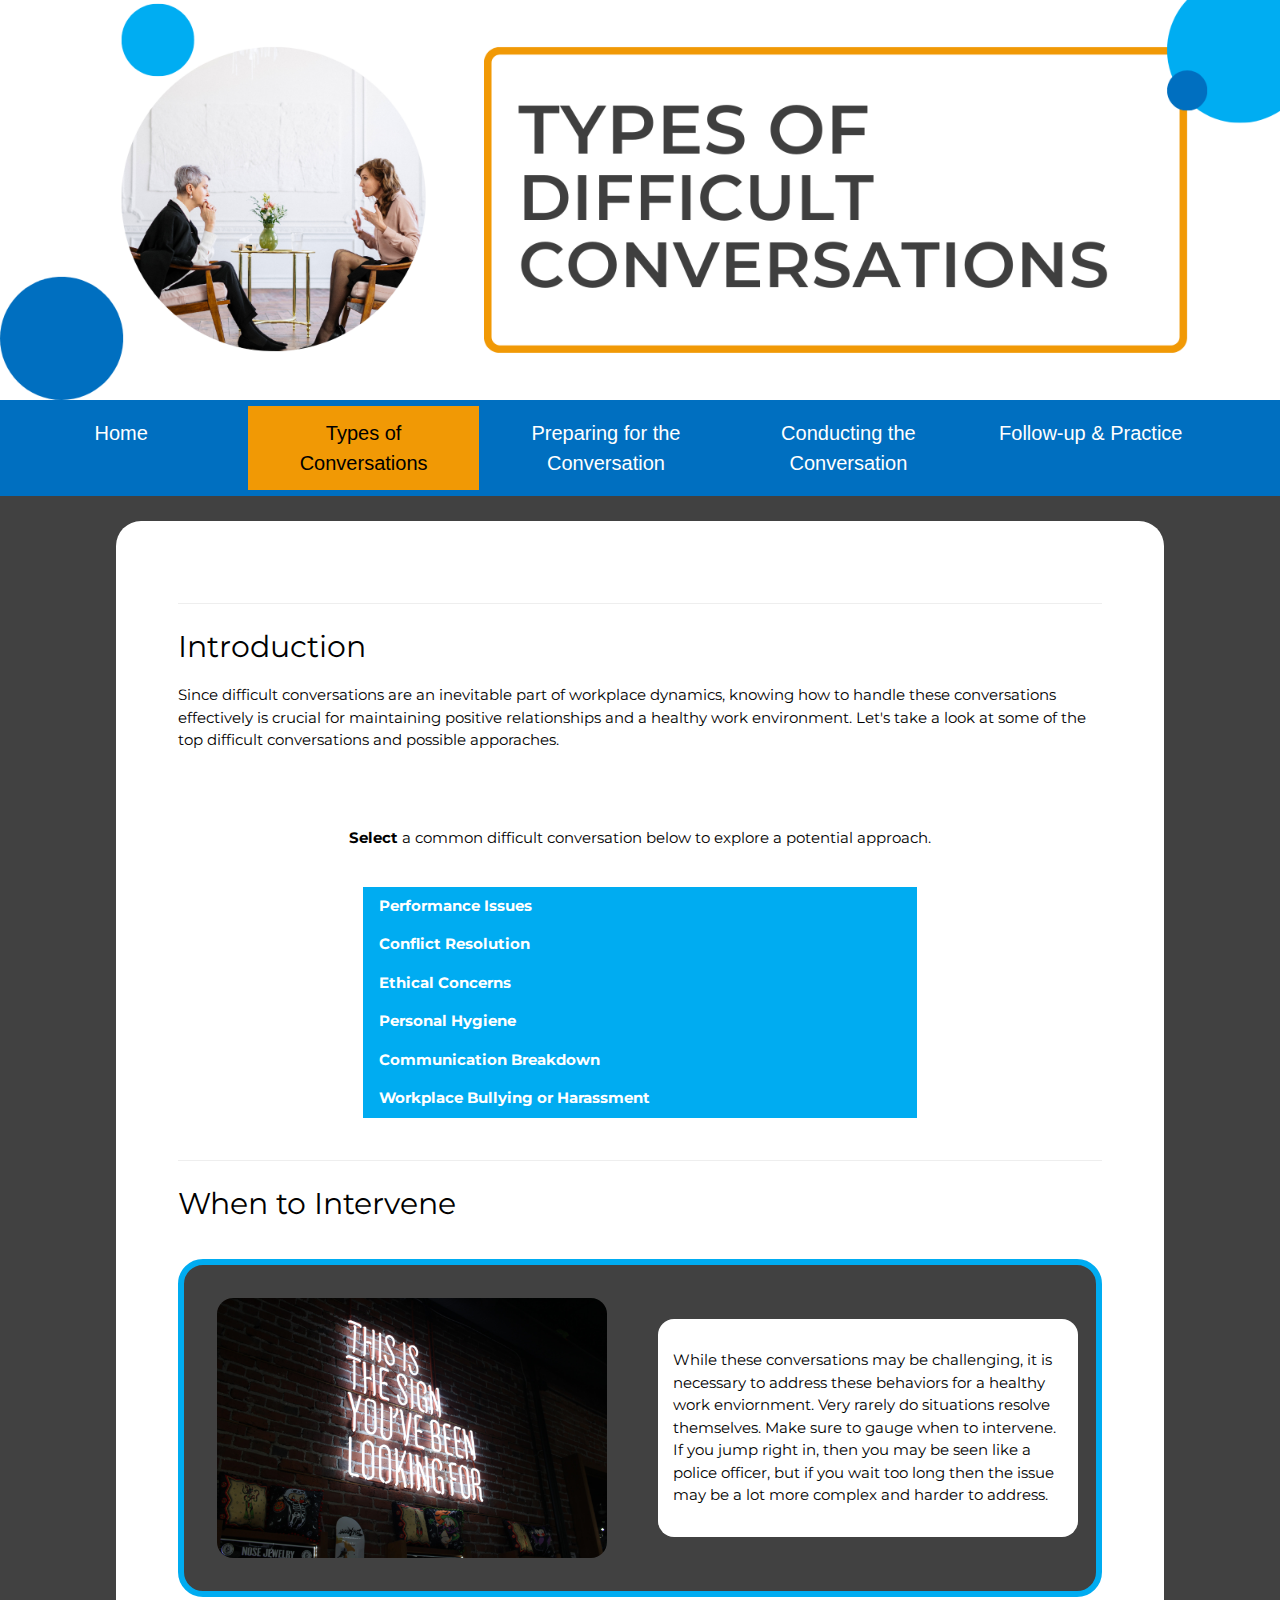
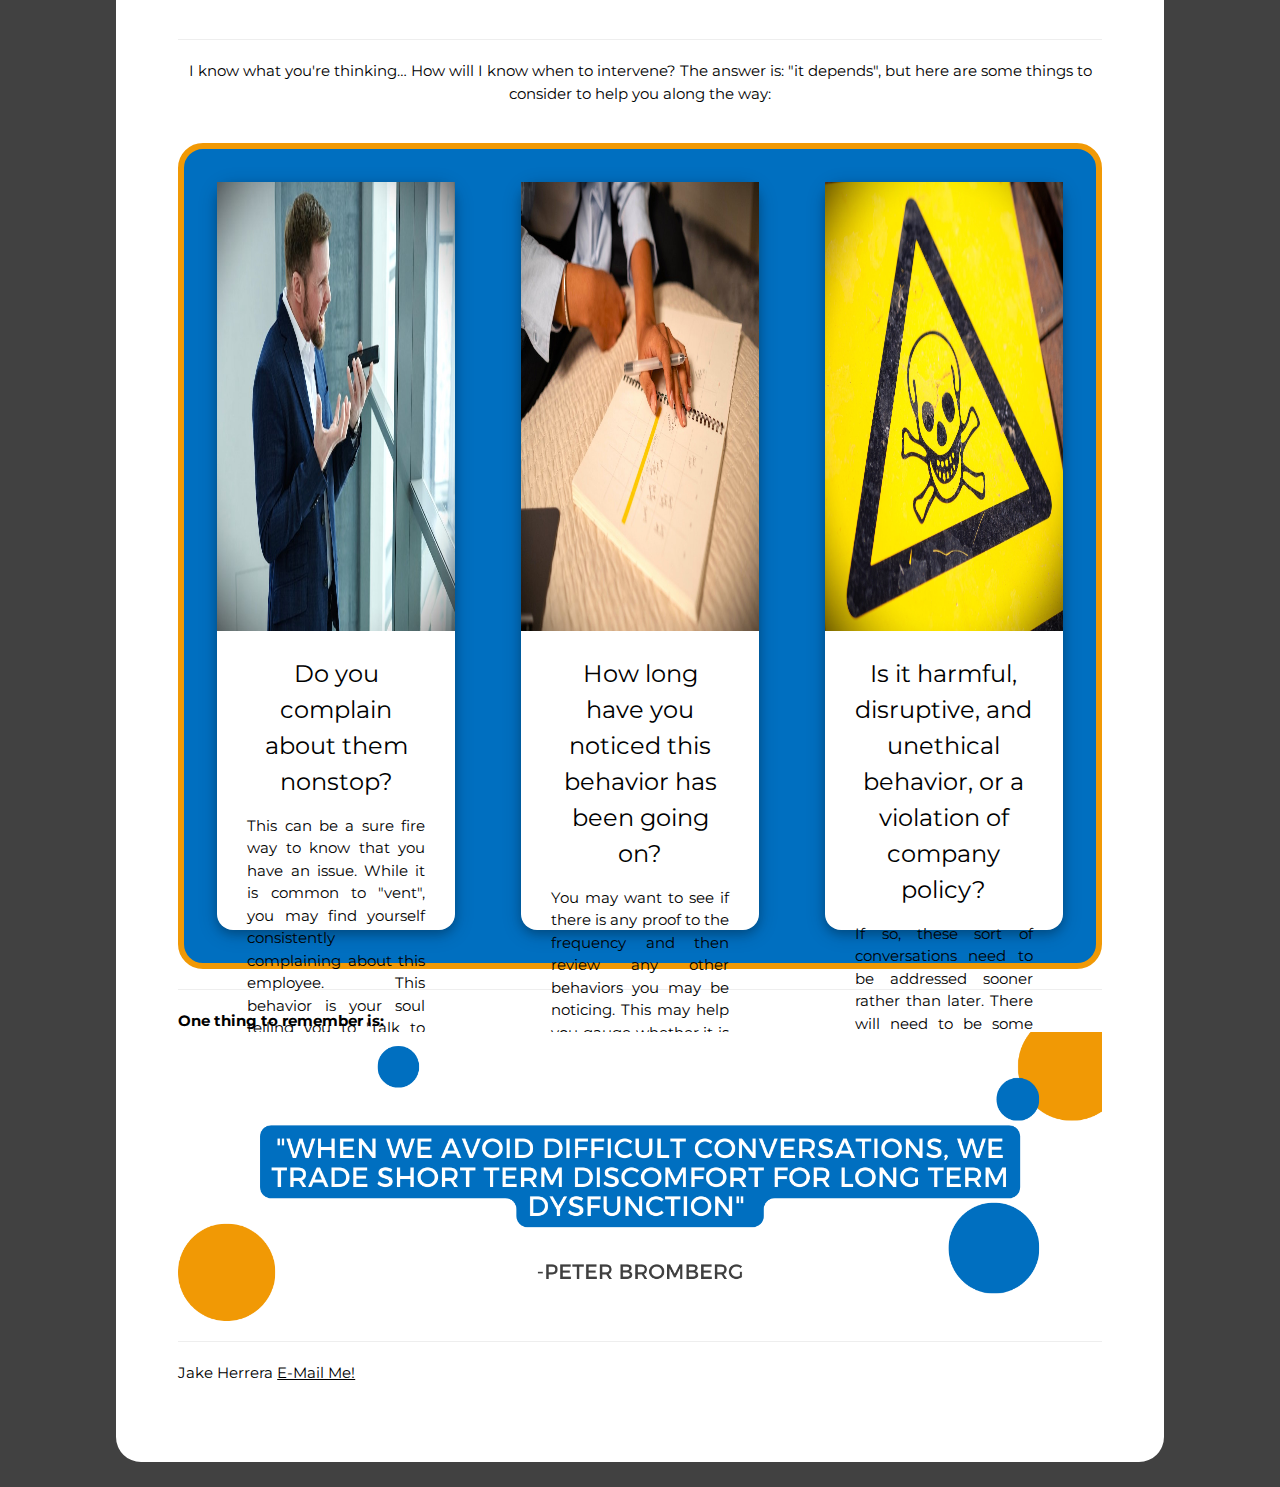
<file: types of convos.html>
<!DOCTYPE html>
<html lang="en" dir="ltr">
  <head>
    <meta charset="utf-8">
    <title>Types of Difficult Conversations</title>
    <link rel="stylesheet" href="navigatingstylesheet.css">
    <link rel="stylesheet" href="https://cdnjs.cloudflare.com/ajax/libs/font-awesome/4.7.0/css/font-awesome.min.css">
    <link rel="stylesheet" href="https://www.w3schools.com/w3css/4/w3.css">
    <link rel="preconnect" href="https://fonts.googleapis.com">
    <link rel="preconnect" href="https://fonts.gstatic.com" crossorigin>
    <link href="https://fonts.googleapis.com/css2?family=Montserrat:wght@600&display=swap" rel="stylesheet">

    <!Banner Types of Difficult Concversations*>

    <img src="Image Assets/difficultbanners/typesbanner.png" alt="Title Banner Types of Difficult Conversations" style="align: center; width:100%">

    <! ------------------Nav Bar------------------>

    <div class="topnav" id="myTopnav">
      <a href="Home.html">Home</a>
      <a href="types of convos.html"class="active">Types of Conversations</a>
      <a href="preparing.html">Preparing for the Conversation</a>
      <a href="conducting.html">Conducting the Conversation</a>
      <a href="followup.html">Follow-up & Practice</a>
      <a href="javascript:void(0);" class="icon" onclick="myFunction()">
        <i class="fa fa-bars"></i>
      </a>
    </div>
    <script>
    function myFunction() {
      var x = document.getElementById("myTopnav");
      if (x.className === "topnav") {
        x.className += " responsive";
      } else {
        x.className = "topnav";
      }
    }
    </script>
  </head>

  <! ------------------Intro------------------>

<body>
  <div class="w3-container" style="background-color:rgba(65, 65, 65, 1)">
  <div class="w3-container w3-white" style= "padding: 5%; margin:2% 8%;font-family: 'Montserrat'; border-radius: 25px;">
    <hr>
  <h2 style="font-family: 'Montserrat', sans-serif">Introduction</h2>
    <p>Since difficult conversations are an inevitable part of workplace dynamics, knowing how to handle these conversations effectively is crucial for maintaining positive relationships and a healthy work environment. Let's take a look at some of the top difficult conversations and possible apporaches. </p><br><br>

    <div="w3-container">
    <p class="w3-center"><b>Select</b> a common difficult conversation below to explore a potential approach.</p><br>

    <div style="margin:0% 20%;">
    <button onclick="myFunction('Demo1')" class="w3-btn w3-block w3-left-align" style="background-color: rgba(0,172,241,1); color:white; font-weight:bold; width: 100%">Performance Issues</button>
    <div id="Demo1" class="w3-container w3-hide w3-justify" style="width: 100%;padding:3%">
      <h2 style="font-family: 'Montserrat', sans-serif">Approach</h4>
      <p>Start by clearly defining expectations and providing specific examples of areas that need improvement. Use a supportive tone, focusing on constructive feedback and offering solutions. Create a performance improvement plan with measurable goals and regular check-ins.</p>
    </div>

    <button onclick="myFunction('Demo2')" class="w3-btn w3-block w3-left-align" style="background-color: rgba(0,172,241,1); color:white; font-weight:bold; width: 100%">Conflict Resolution</button>
    <div id="Demo2" class="w3-container w3-hide w3-justify" style="width: 100%;padding:3%">
      <h2 style="font-family: 'Montserrat', sans-serif">Approach</h4>
      <p>Encourage open dialogue by providing a safe and neutral environment for all parties involved. Actively listen to each person's perspective, facilitate understanding, and seek common ground. Mediation or involving a neutral third party can be helpful in resolving conflicts.</p>
    </div>

    <button onclick="myFunction('Demo3')" class="w3-btn w3-block w3-left-align" style="background-color: rgba(0,172,241,1); color:white; font-weight:bold; width: 100%">Ethical Concerns</button>
    <div id="Demo3" class="w3-container w3-hide w3-justify" style="width: 100%;padding:3%">
      <h2 style="font-family: 'Montserrat', sans-serif">Approach</h4>
      <p>It is important to handle ethical concerns with care and discretion. Gather relevant evidence before initiating the conversation. Address the issue directly, emphasizing the importance of maintaining ethical standards and discussing potential solutions or reporting mechanisms.</p>
    </div>

    <button onclick="myFunction('Demo4')" class="w3-btn w3-block w3-left-align" style="background-color: rgba(0,172,241,1); color:white; font-weight:bold; width: 100%">Personal Hygiene</button>
    <div id="Demo4" class="w3-container w3-hide w3-justify" style="width: 100%;padding:3%">
      <h2 style="font-family: 'Montserrat', sans-serif">Approach</h4>
      <p>Navigate this sensitive topic with empathy and respect. Schedule a private meeting to discuss the concern, highlighting the impact on the individual and the workplace. Offer support and suggestions for improvement, such as providing resources or accommodating personal challenges.</p>
    </div>

  </style>
    <button onclick="myFunction('Demo5')" class="w3-btn w3-block w3-left-align" style="background-color: rgba(0,172,241,1); color:white; font-weight:bold; width: 100%">Communication Breakdown</button>
    <div id="Demo5" class="w3-container w3-hide w3-justify" style="width: 100%;padding:3%">
      <h2 style="font-family: 'Montserrat', sans-serif">Approach</h4>
      <p>Start by acknowledging the breakdown in communication and the importance of effective collaboration. Encourage open and honest communication, actively listening to each person's perspective. Explore strategies to improve communication, such as setting clear expectations and promoting regular feedback.</p>
    </div>

    <button onclick="myFunction('Demo6')" class="w3-btn w3-block w3-left-align" style="background-color: rgba(0,172,241,1); color:white; font-weight:bold; width: 100%">Workplace Bullying or Harassment</button>
    <div id="Demo6" class="w3-container w3-hide w3-justify" style="width: 100%;padding:3%">
      <h2 style="font-family: 'Montserrat', sans-serif">Approach</h4>
      <p>Address these serious issues promptly and with zero tolerance. Ensure confidentiality and encourage the affected individual to share their experience. Take appropriate actions, such as conducting an investigation, implementing policies, and providing resources for support.</p>
    </div>
</div>

    <script>
    function myFunction(id) {
      var x = document.getElementById(id);
      if (x.className.indexOf("w3-show") == -1) {
        x.className += " w3-show";
      } else {
        x.className = x.className.replace(" w3-show", "");
      }
    }
    </script><br><hr>


<! ------------------Section 2------------------ >

<h2 style="font-family: 'Montserrat', sans-serif">When to Intervene</h2><br>

  <div class="flex-container">
    <div style="flex-grow: 3">
      <img class="w3-round-xlarge" src="Image Assets/types/sign.jpg" alt="Neon Sign stating This is the Sign You've Been Looking For" class="align-center" width="100%"><br>
    </div>

    <div class="w3-round-xlarge" style="align-self:center; background-color: white; flex-grow: 3">
    <p>While these conversations may be challenging, it is necessary to address these behaviors for a healthy work enviornment. Very rarely do situations resolve themselves. Make sure to gauge when to intervene. If you jump right in, then you may be seen like a police officer, but if you wait too long then the issue may be a lot more complex and harder to address.</p>
  </div>
</div><br><hr>

<! ------------------Section 3------------------ >

  <div class="w3-center">
    <p>I know what you're thinking… How will I know when to intervene? The answer is: "it depends", but here are some things to consider to help you along the way: </p><br>
  </div>

    <div class="flex-container" style="background-color:rgba(0,111,192,1); border: 6px solid rgba(241, 153, 5, 1);">
      <div style="flex-grow: 3">
        <div class="w3-card-4 w3-round-xlarge" style="width:100%; background-color:white">
          <img  src="Image Assets/types/complain.jpg" alt="business man frustrated and complaining on speakerphone about co-worker" style="width:100%;height:60%">
          <div class="w3-container flex-grow:3" style="padding:15px 30px">
            <h3 class="w3-center" style="font-family: 'Montserrat', sans-serif">Do you complain about them nonstop?</h3>
            <p class="w3-justify">This can be a sure fire way to know that you have an issue. While it is common to "vent", you may find yourself consistently complaining about this employee. This behavior is your soul telling you to "talk to the person about X" because complaining is a temporary solution to actually addressing the problem.</p>
          </div>
        </div>
      </div>

      <div style="flex-grow: 3">
        <div class="w3-card-4 w3-round-xlarge" style="width:100%; background-color:white">
          <img src="Image Assets/types/length.jpg" alt="business man frustrated and complaining on speakerphone about co-worker" style="width:100%; height:60%">
          <div class="w3-container" style="padding:15px 30px">
    <h3 class="w3-center" style="font-family: 'Montserrat', sans-serif">How long have you noticed this behavior has been going on?</h3>
    <p class="w3-justify">You may want to see if there is any proof to the frequency and then review any other behaviors you may be noticing. This may help you gauge whether it is something you make note of and document or loosely test some assumptions on a 1-on-1 to help you in your determination. </p>
      </div>
    </div>
  </div>

  <div style="flex-grow: 3">
    <div class="w3-card-4 w3-round-xlarge" style="width:100%; background-color:white">
      <img src="Image Assets/types/harmful.jpg" alt="business man frustrated and complaining on speakerphone about co-worker" style="width:100%;height:60%">
      <div class="w3-container" style="padding:15px 30px">
    <h3 class="w3-center" style="font-family: 'Montserrat', sans-serif">Is it harmful, disruptive, and unethical behavior, or a violation of company policy?</h3>
    <p class="w3-justify">If so, these sort of conversations need to be addressed sooner rather than later. There will need to be some preparation. If it is something serious, seek help of your Human Resources, or Employee Relations department. </p>
        </div>
      </div>
    </div>
  </div>
    <hr>

    <p><b>One thing to remember is: </b><br>

<img src="Image Assets/difficultbanners/quotebanner.png" alt="Quote from Peter Bromberg, When we avoid difficult conversations, we trade short term discomfort for long term dysfunction" style="align: center; width:100%"><br><hr>

</p>



<p>Jake Herrera <a href="mailto:jake.herrera@quinnipiac.edu">E-Mail Me!</a></p>
</div>
</div>
</body>
</html>
</file>
<file: navigatingstylesheet.css>
.topnav {
  width: 100%;
  overflow: auto;
  background-color: rgba(0, 111, 192,1);
}

.topnav a {
  float: left;
  color: white;
  text-align: center;
  padding: 12px;
  text-decoration: none;
  font-family: 'montserrat-semi-bold', sans-serif;
  font-size: 20px;
  width:18%;
  margin: 6px;
}

.topnav a:hover {
  background-color: rgba(0,172,241,1);
  color: white;
}

.topnav a.active {
  background-color: rgba(241,153,5,1);
  color: black;
}
.topnav .icon {
  display: none;
}

@media screen and (max-width: 1200px) {
  .topnav a:not(:first-child) {display: none;}
  .topnav a.icon {
    float: right;
    display: block;
  }
}

@media screen and (max-width: 1200px) {
  .topnav.responsive {position: relative;}
  .topnav.responsive .icon {
    position: absolute;
    right: 0;
    top: 0;
  }
  .topnav.responsive a {
    float: none;
    display: block;
    text-align: left;
    width: auto;
  }
}

img.align-center { /*Hero Banner Image on Each Page */
  display: block;
  margin: 0 auto;
}

img.align-left { /*Hero Banner Image on Each Page */
  float: left;
  margin-right: 10px;
}

.flex-container {
  background-color: rgba(65,65,65,1);
  display: flex;
  align-items: stretch;
  border-radius: 25px;
  border: 6px solid rgba(0, 172, 241, 1);
}

.flex-container > div {
  display: flex;
  flex: 15%;
  flex-direction: row;
  margin: 2%;
  padding: 15px;
  justify-content: center;
}

@media (max-width: 800px) {
  .flex-container {
    flex-direction: column;
  }

.center {
  padding: 15% 0%;
}

hr {
  display: block;
  margin-top: 0.5em;
  margin-bottom: 0.5em;
  margin-left: auto;
  margin-right: auto;
  border-style: inset;
  border-width: 3px;
  border-color: rgba(65,65,65,1);
}


.h1,.h2,.h3,.h4 { /*responsive text*/
  font-size: 10vw;
}

.p { /*responsive text*/
  font-size: 5vw;
}

.twocolumngrid { /*text into 2 columns*/
  column-count: 2;
  column-gap: 40px;
  padding: 0px 10%;
}

li:not(:last-child) { /*Adds Space After Bullet List Items */
  padding-bottom: 15px;
}
</file>
